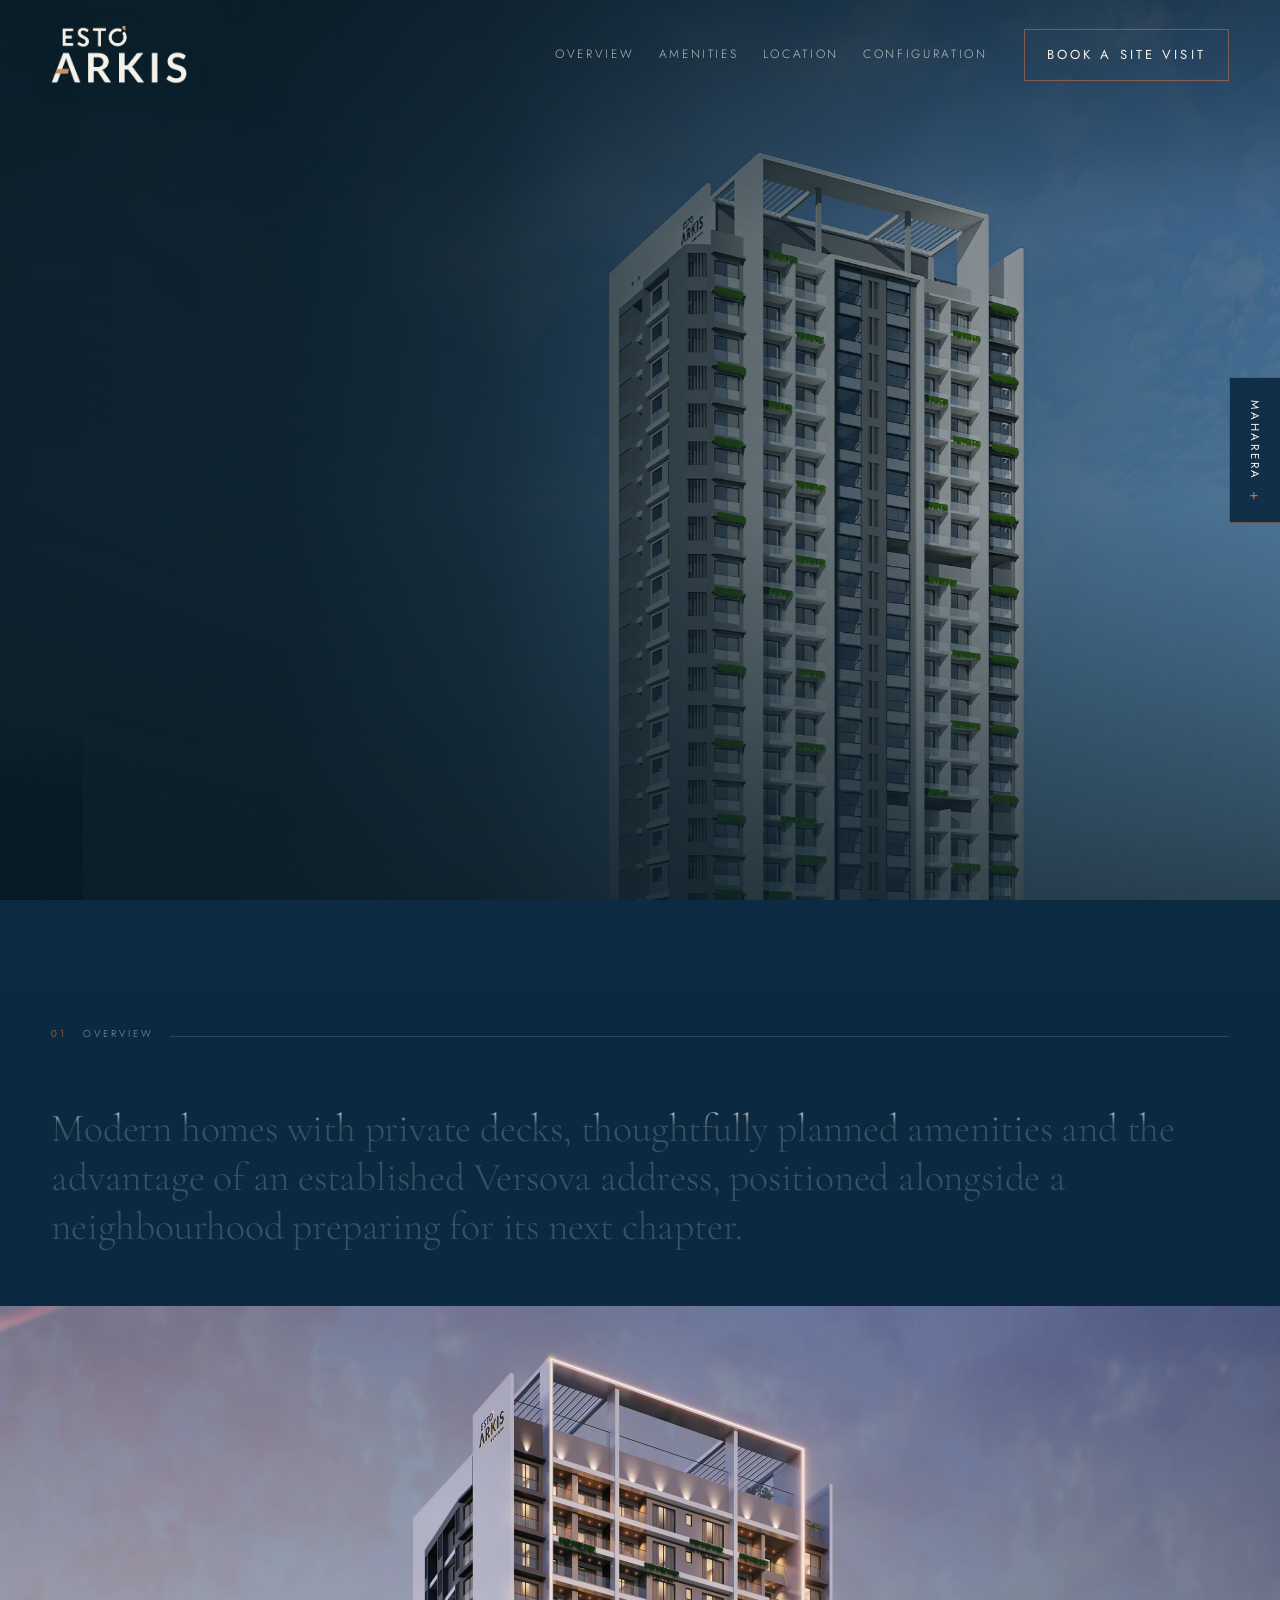
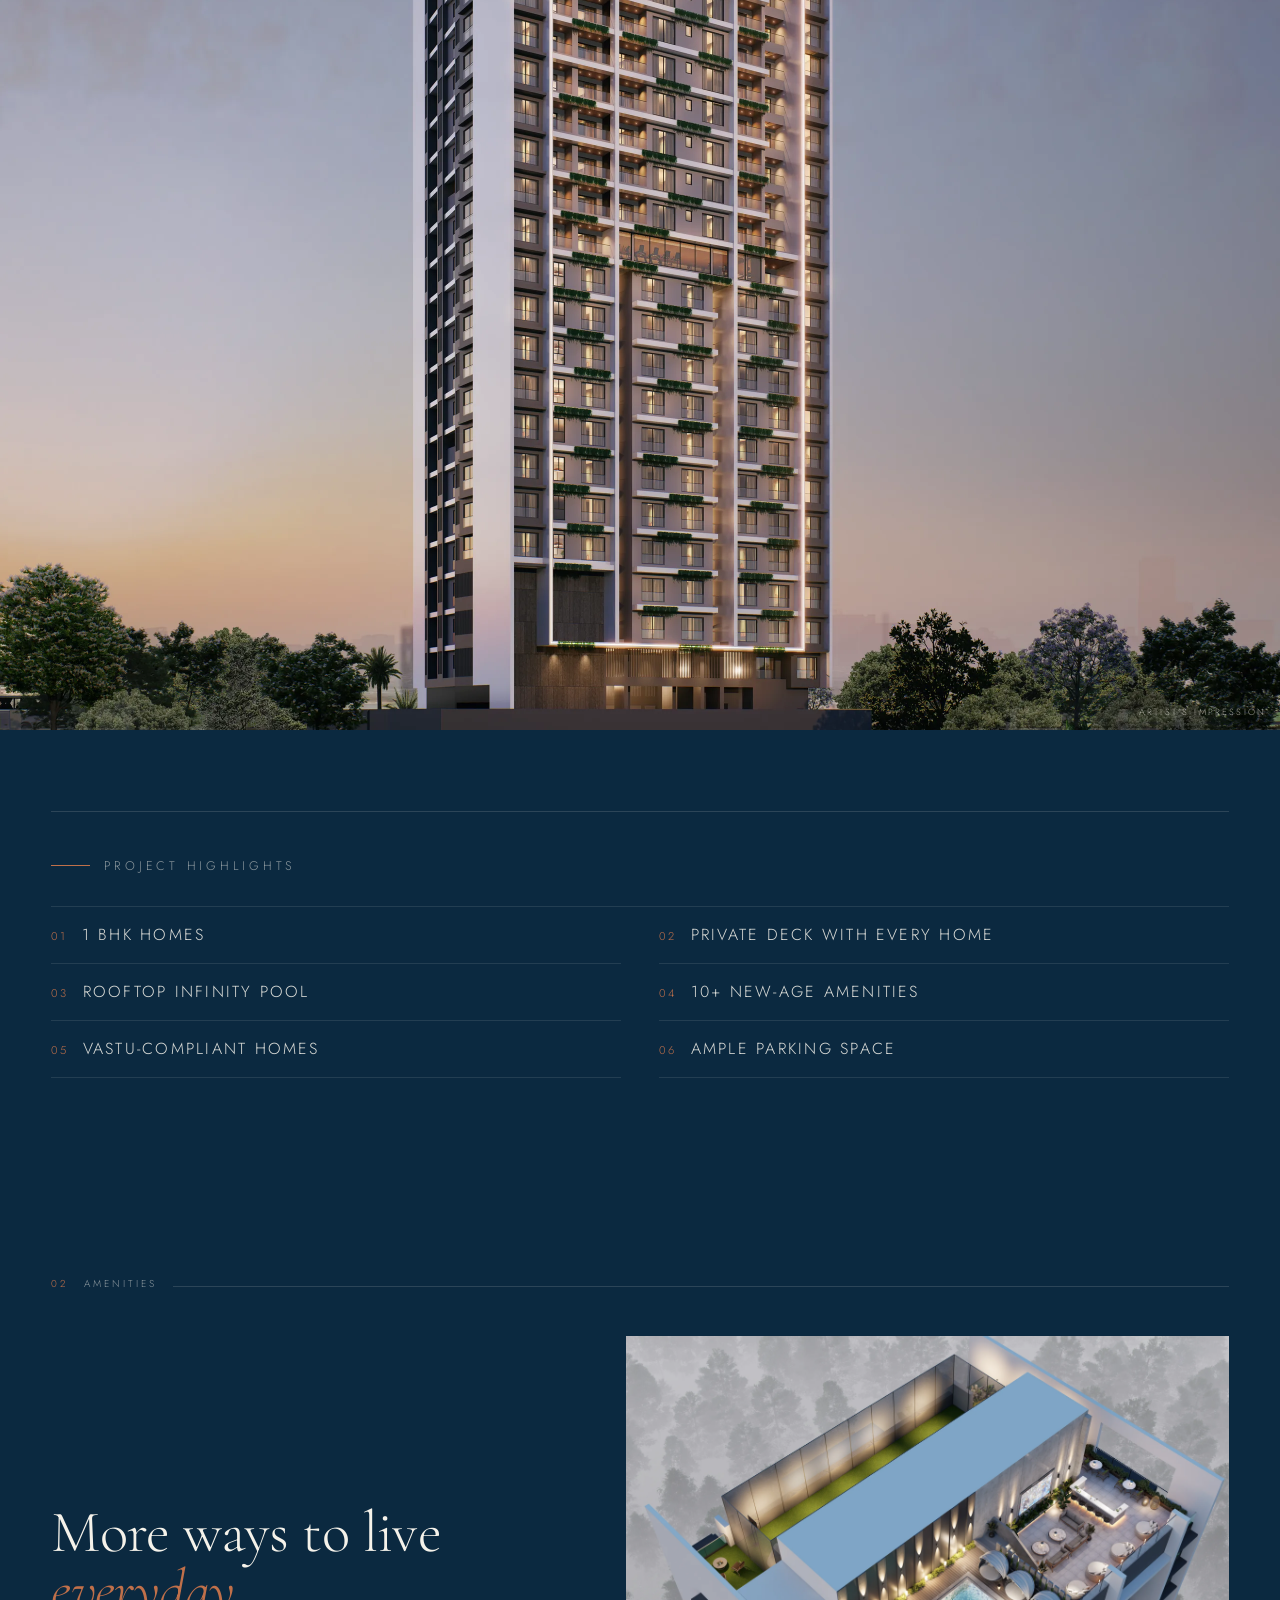
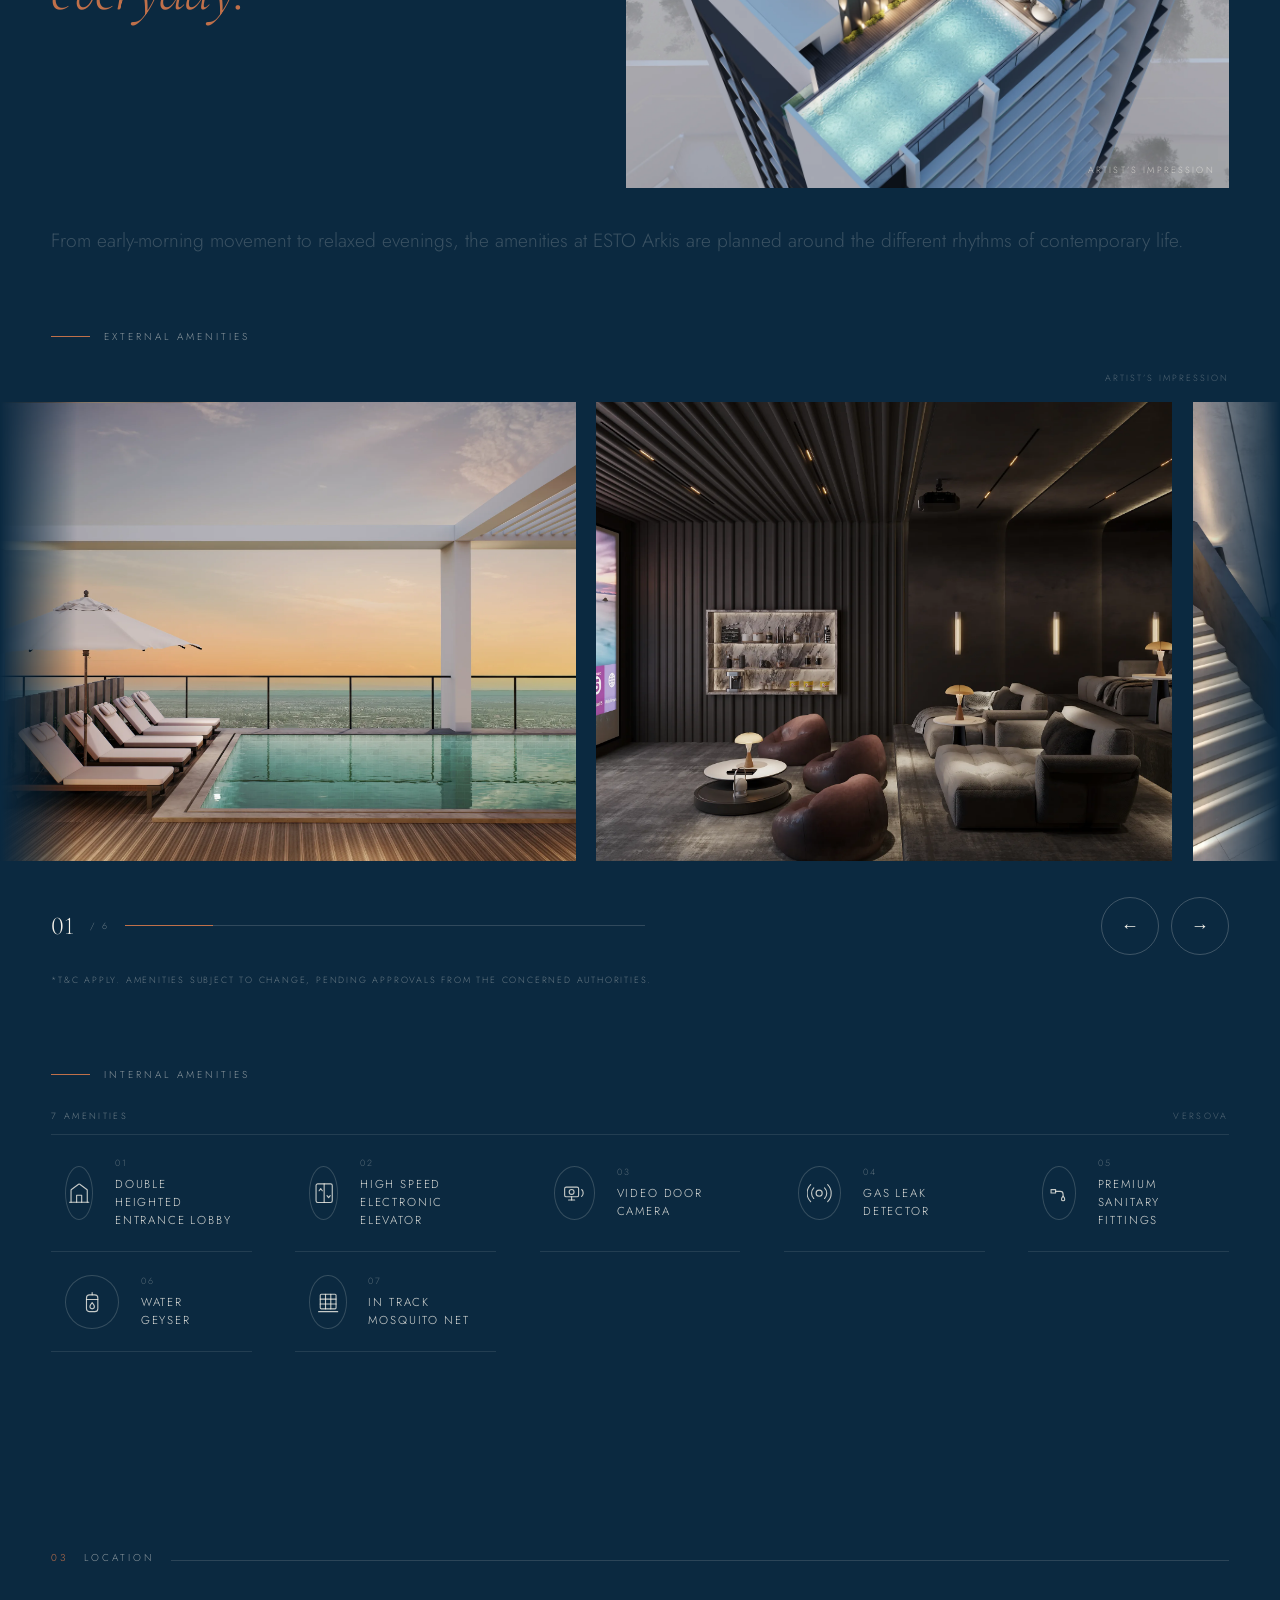
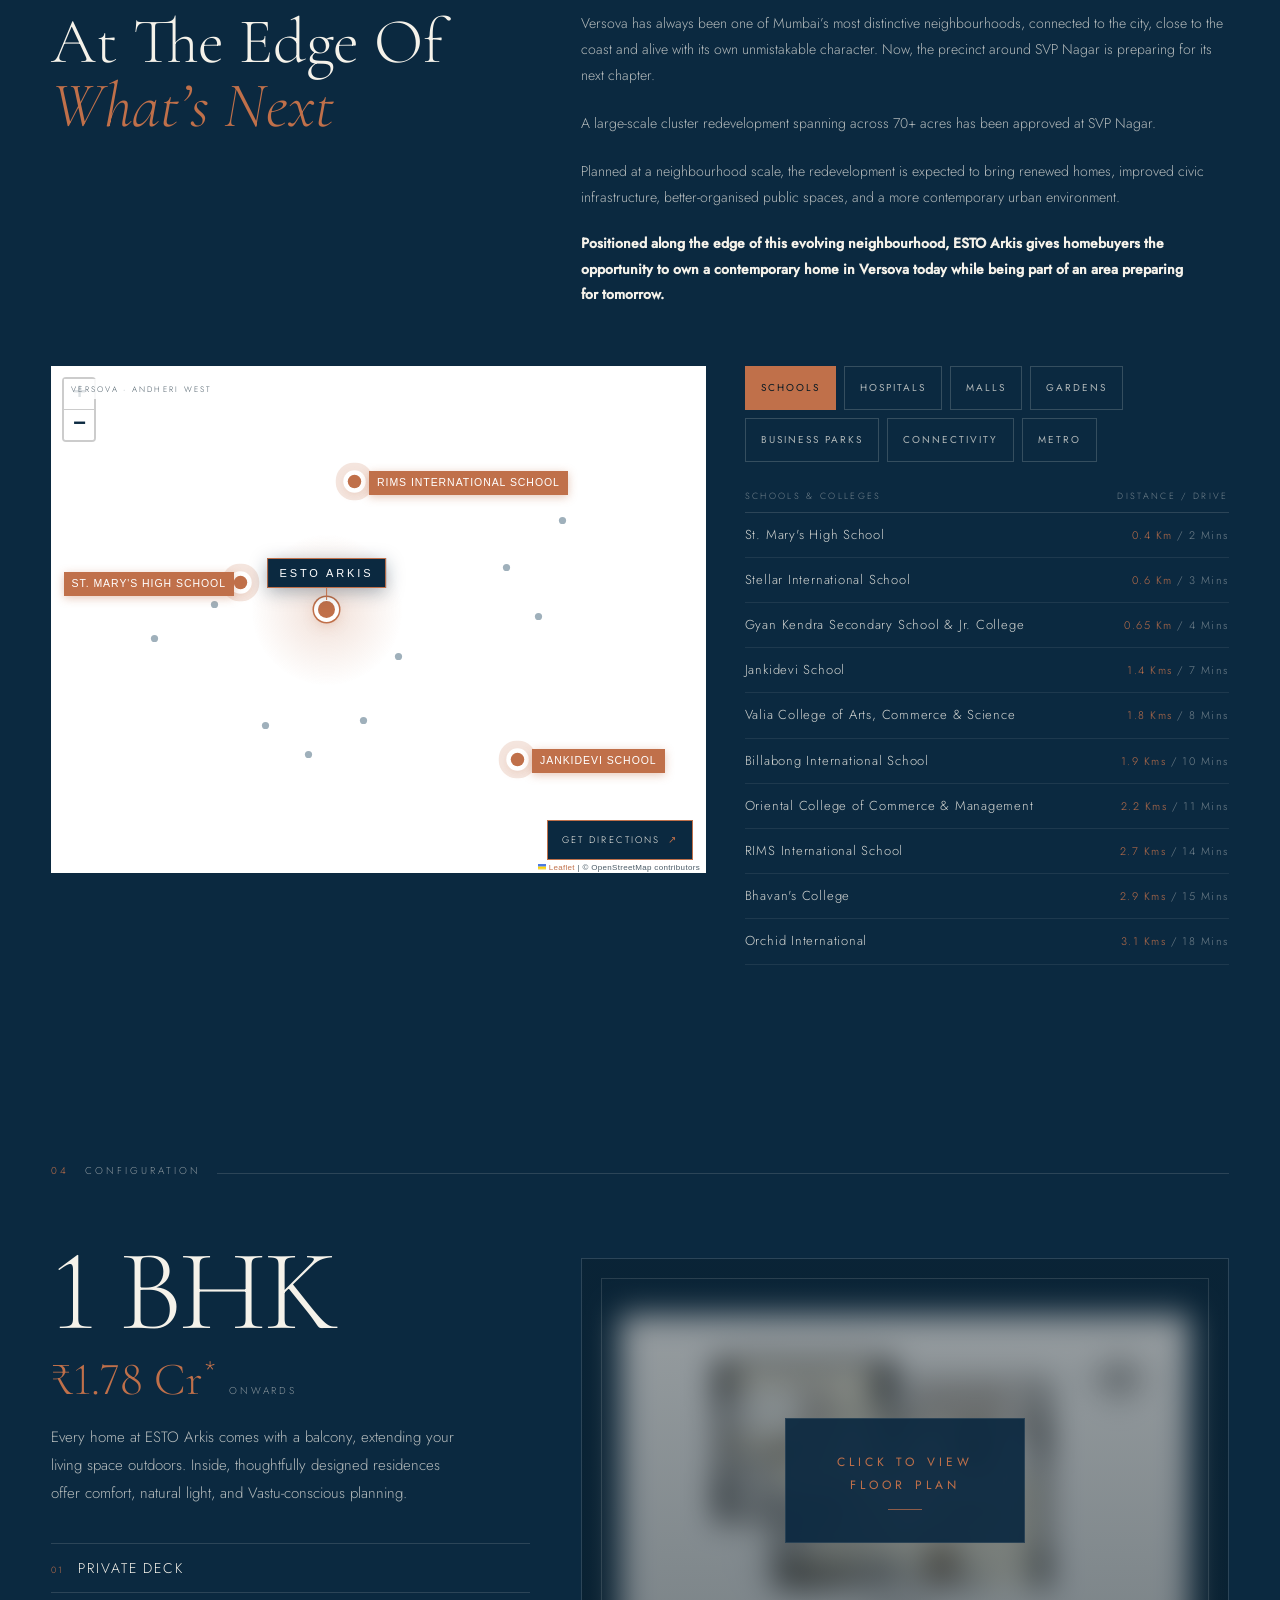
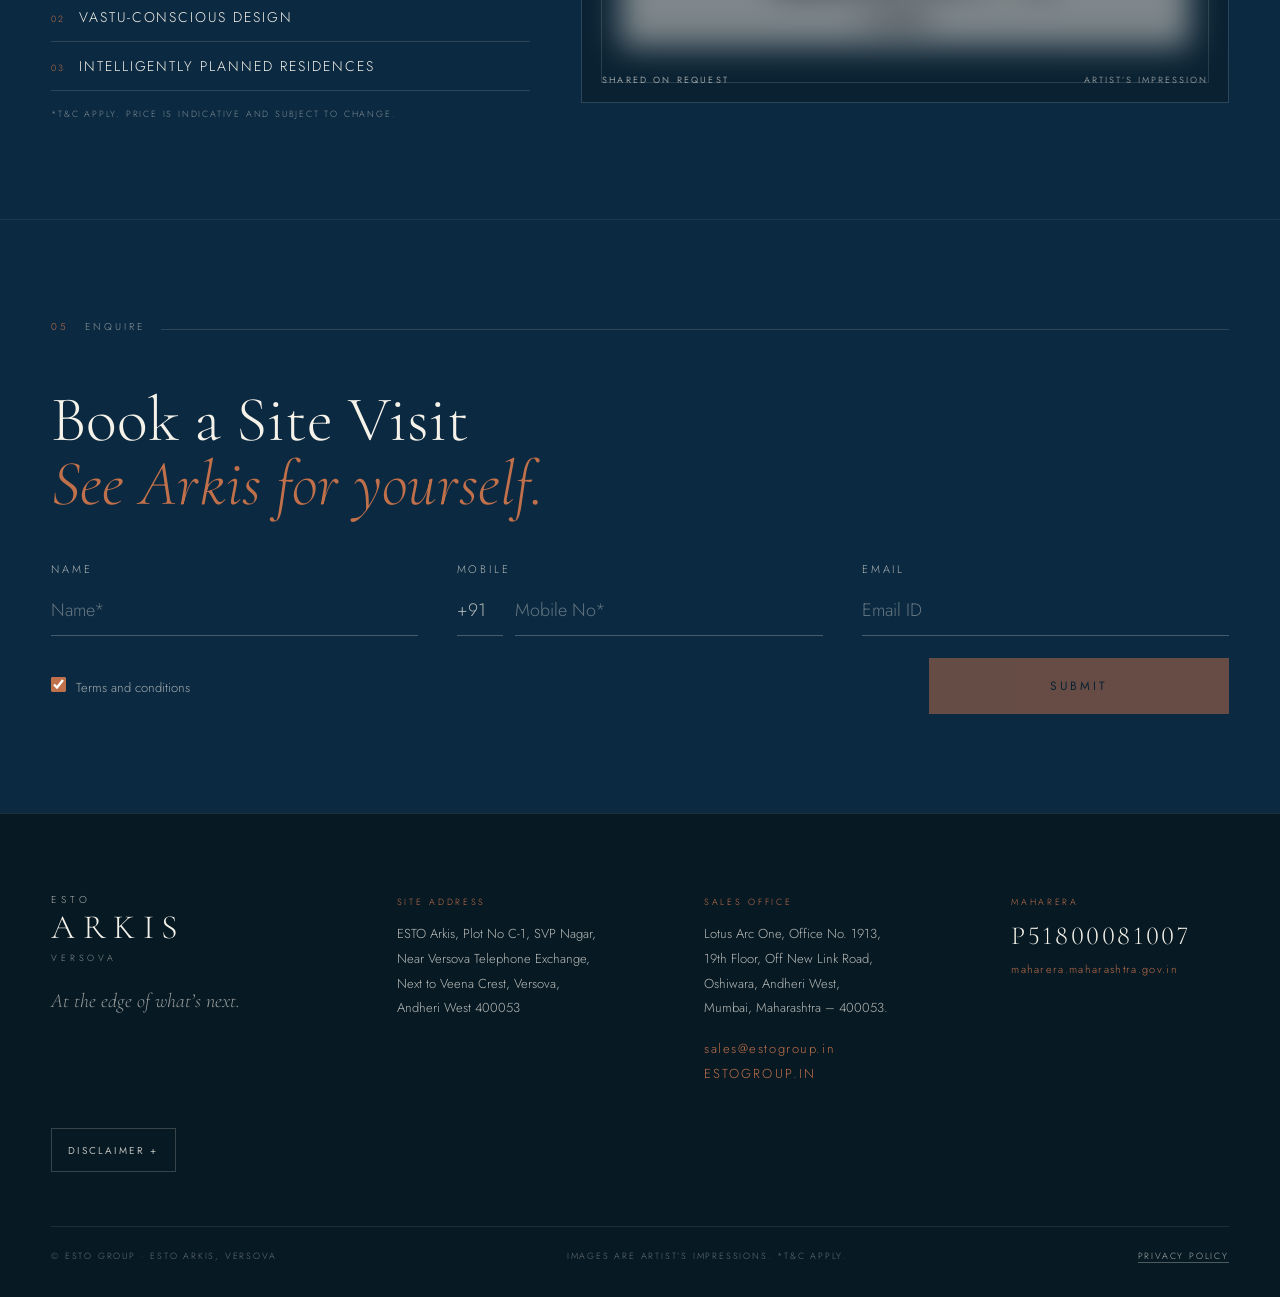
<file: index.html>
<!DOCTYPE html>
<html lang="en">

<head>
  <meta charset="utf-8">
  <title>ESTO ARKIS · Versova · 1 BHK Homes</title>
  <meta name="viewport" content="width=device-width, initial-scale=1">
  <link rel="icon" type="image/png" href="assets/images/arkis-logo.png">
  <link rel="stylesheet" href="assets/css/fonts.css">
  <link rel="stylesheet" href="assets/css/style.css">
  <script src="assets/js/main.js" defer></script>

  <script defer>
    function getAllParams() {
      var vars = {};
      const url = new URL(window.location.href);
      for (let [key, value] of url.searchParams) {
        vars[key] = value;
      }
      return vars;
    }
    var queryParams = getAllParams();
  </script>

  <!-- Start Google Tag Manager -->
  <script>(function (w, d, s, l, i) {
      w[l] = w[l] || []; w[l].push({
        'gtm.start':
          new Date().getTime(), event: 'gtm.js'
      }); var f = d.getElementsByTagName(s)[0],
        j = d.createElement(s), dl = l != 'dataLayer' ? '&l=' + l : ''; j.async = true; j.src =
          'https://www.googletagmanager.com/gtm.js?id=' + i + dl; f.parentNode.insertBefore(j, f);
    })(window, document, 'script', 'dataLayer', 'GTM-TBJQHQ56');
  </script>
  <!-- End Google Tag Manager -->
</head>

<body>
  <!-- Google Tag Manager (noscript) -->
  <noscript><iframe src="https://www.googletagmanager.com/ns.html?id=GTM-TBJQHQ56" height="0" width="0"
      style="display:none;visibility:hidden"></iframe></noscript>
  <!-- End Google Tag Manager (noscript) -->
<div data-arkis-root="true" style="position:relative;background:#071923;color:#F5F2EA;font-family:Jost,sans-serif;font-weight:300;overflow-x:clip;">

  <div data-grain="true" style="position:fixed;inset:-10%;pointer-events:none;z-index:9;opacity:.28;mix-blend-mode:overlay;background-image:url(&quot;data:image/svg+xml;utf8,&lt;svg xmlns='http://www.w3.org/2000/svg' width='140' height='140'&gt;&lt;filter id='n'&gt;&lt;feTurbulence type='fractalNoise' baseFrequency='.85' numOctaves='3'/&gt;&lt;/filter&gt;&lt;rect width='140' height='140' filter='url(%23n)' opacity='.5'/&gt;&lt;/svg&gt;&quot;);animation:arkDrift 8s steps(4) infinite alternate;"></div>

  <div data-progress-bar="true" style="position:fixed;top:0;left:0;height:2px;width:0%;background:linear-gradient(90deg,#C0704A,#D98F63);z-index:60;transition:width .12s linear;"></div>

  <header data-nav="true" style="position:fixed;top:0;left:0;right:0;z-index:50;display:flex;align-items:center;justify-content:space-between;gap:24px;padding:26px clamp(18px,4vw,56px);background:transparent;border-bottom:1px solid rgba(245,242,234,0);transition:background .6s cubic-bezier(.16,1,.3,1),padding .6s cubic-bezier(.16,1,.3,1),border-color .6s cubic-bezier(.16,1,.3,1);backdrop-filter:blur(0px);">
    <a href="#top" class="nav-link" data-nav-logo="true" aria-label="ESTO Arkis Versova — home" style="position:relative;display:block;flex:0 0 auto;padding:6px 14px 8px;margin:-6px -14px -8px;">
      
      <img data-logo-img="true" src="assets/images/arkis-logo.png" alt="ESTO ARKIS Versova" style="position:relative;display:block;width:clamp(128px,10.6vw,166px);height:auto;transform-origin:left center;transition:transform .6s cubic-bezier(.16,1,.3,1);filter:drop-shadow(0 1px 10px rgba(7,25,35,.55));">
    </a>

    <nav id="nav-menu" data-nav-links="true" aria-label="Primary" style="display:flex;align-items:center;gap:clamp(14px,1.9vw,34px);">
      <a href="#project" class="nav-link" data-navlink="project" style="display:flex;align-items:baseline;gap:8px;color:#F5F2EA;font-size:12px;letter-spacing:.22em;white-space:nowrap;text-transform:uppercase;padding:6px 0;border-bottom:1px solid rgba(192,112,74,0);transition:border-color .5s cubic-bezier(.16,1,.3,1),opacity .5s;">Overview</a>
      <a href="#club" class="nav-link" data-navlink="club" style="display:flex;align-items:baseline;gap:8px;color:#F5F2EA;font-size:12px;letter-spacing:.22em;white-space:nowrap;text-transform:uppercase;padding:6px 0;border-bottom:1px solid rgba(192,112,74,0);transition:border-color .5s cubic-bezier(.16,1,.3,1),opacity .5s;">Amenities</a>
      <a href="#location" class="nav-link" data-navlink="location" style="display:flex;align-items:baseline;gap:8px;color:#F5F2EA;font-size:12px;letter-spacing:.22em;white-space:nowrap;text-transform:uppercase;padding:6px 0;border-bottom:1px solid rgba(192,112,74,0);transition:border-color .5s cubic-bezier(.16,1,.3,1),opacity .5s;">Location</a>
      <a href="#config" class="nav-link" data-navlink="config" style="display:flex;align-items:baseline;gap:8px;color:#F5F2EA;font-size:12px;letter-spacing:.22em;white-space:nowrap;text-transform:uppercase;padding:6px 0;border-bottom:1px solid rgba(192,112,74,0);transition:border-color .5s cubic-bezier(.16,1,.3,1),opacity .5s;">Configuration</a>
      <button type="button" class="enquireModal" data-name="Book a Site Visit" data-open-drawer="visit" data-magnetic="true" data-cursor="VISIT" style="margin-left:12px;background:transparent;color:#F5F2EA;border:1px solid rgba(192,112,74,.6);width:205px;height:52px;font-size:13px;letter-spacing:.24em;text-transform:uppercase;cursor:pointer;transition:background .5s cubic-bezier(.16,1,.3,1),color .5s,border-color .5s;">Book a Site Visit</button>
    </nav>

    <button type="button" data-burger="true" aria-label="Open menu" style="display:none;width:46px;height:46px;background:transparent;border:1px solid rgba(245,242,234,.25);color:#F5F2EA;cursor:pointer;align-items:center;justify-content:center;flex-direction:column;gap:5px;">
      <span style="display:block;width:18px;height:1px;background:#F5F2EA;"></span>
      <span style="display:block;width:18px;height:1px;background:#F5F2EA;"></span>
    </button>
  </header>

  <div data-mobile-menu="true" style="position:fixed;inset:0;z-index:70;background:#0B2940;display:none;flex-direction:column;justify-content:space-between;padding:26px clamp(18px,6vw,40px) 40px;opacity:0;transition:opacity .5s cubic-bezier(.16,1,.3,1);">
    <div style="display:flex;align-items:flex-start;justify-content:space-between;">
      <img src="assets/images/arkis-logo.png" alt="ESTO ARKIS Versova" style="display:block;width:140px;height:auto;">
      <button type="button" data-close-menu="true" aria-label="Close menu" style="width:46px;height:46px;background:transparent;border:1px solid rgba(245,242,234,.25);color:#F5F2EA;font-size:18px;cursor:pointer;">×</button>
    </div>
    <nav style="display:flex;flex-direction:column;gap:6px;" aria-label="Mobile">
      <a href="#project" class="nav-link" data-menu-link="true" style="display:flex;align-items:baseline;gap:14px;color:#F5F2EA;font-family:Cormorant Garamond,serif;font-size:clamp(30px,9vw,44px);padding:10px 0;border-bottom:1px solid rgba(245,242,234,.08);">Overview</a>
      <a href="#club" class="nav-link" data-menu-link="true" style="display:flex;align-items:baseline;gap:14px;color:#F5F2EA;font-family:Cormorant Garamond,serif;font-size:clamp(30px,9vw,44px);padding:10px 0;border-bottom:1px solid rgba(245,242,234,.08);">Amenities</a>
      <a href="#location" class="nav-link" data-menu-link="true" style="display:flex;align-items:baseline;gap:14px;color:#F5F2EA;font-family:Cormorant Garamond,serif;font-size:clamp(30px,9vw,44px);padding:10px 0;border-bottom:1px solid rgba(245,242,234,.08);">Location</a>
      <a href="#config" class="nav-link" data-menu-link="true" style="display:flex;align-items:baseline;gap:14px;color:#F5F2EA;font-family:Cormorant Garamond,serif;font-size:clamp(30px,9vw,44px);padding:10px 0;border-bottom:1px solid rgba(245,242,234,.08);">Configuration</a>
    </nav>
    <div style="display:flex;flex-direction:column;gap:12px;">
      <button type="button" class="enquireModal" data-name="Book a Site Visit" data-open-drawer="visit" style="background:#C0704A;color:#071923;border:0;padding:18px;font-size:11px;letter-spacing:.28em;text-transform:uppercase;cursor:pointer;min-height:48px;">Book a Site Visit</button>
      <button type="button" class="enquireModal" data-name="Enquire Now" data-open-drawer="enquire" style="background:transparent;color:#F5F2EA;border:1px solid rgba(245,242,234,.3);padding:18px;font-size:11px;letter-spacing:.28em;text-transform:uppercase;cursor:pointer;min-height:48px;">Enquire Now</button>
      <div style="font-size:10px;letter-spacing:.14em;opacity:.5;margin-top:6px;">1 BHK · ₹1.78 Cr* ONWARDS</div>
    </div>
  </div>


  <div data-side1="true" style="position:fixed;right:0;top:50%;z-index:45;transform:translateY(-50%);display:flex;flex-direction:column;align-items:flex-end;gap:12px;">
    <button type="button" data-rera-toggle="true" aria-expanded="false" aria-label="MahaRERA details" style="display:flex;align-items:center;gap:10px;background:rgba(11,41,64,.9);color:#F5F2EA;border:1px solid rgba(192,112,74,.55);border-right:0;padding:22px 14px;writing-mode:vertical-rl;letter-spacing:.24em;font-size:11.5px;text-transform:uppercase;min-width:48px;cursor:pointer;backdrop-filter:blur(10px);transition:background .5s cubic-bezier(.16,1,.3,1),color .5s;">MahaRERA <span data-rera-plus="true" style="color:#C0704A;font-size:15px;letter-spacing:0;">+</span></button>
  </div>

  <div data-rera-panel="true" role="dialog" aria-modal="false" aria-label="MahaRERA information" style="position:fixed;right:0;top:50%;z-index:46;transform:translate(102%,-50%);opacity:0;transition:transform .7s cubic-bezier(.16,1,.3,1),opacity .5s cubic-bezier(.16,1,.3,1);width:min(360px,calc(100vw - 32px));background:#0B2940;border:1px solid rgba(192,112,74,.45);border-right:0;padding:26px 24px;pointer-events:none;">
    <div style="display:flex;align-items:flex-start;justify-content:space-between;gap:16px;">
      <div style="font-size:9px;letter-spacing:.3em;text-transform:uppercase;color:#C0704A;">MahaRERA</div>
      <button type="button" data-rera-close="true" aria-label="Close MahaRERA information" style="width:32px;height:32px;background:transparent;border:1px solid rgba(245,242,234,.22);color:#F5F2EA;font-size:15px;line-height:1;cursor:pointer;flex:0 0 auto;">×</button>
    </div>
    <div style="margin-top:14px;font-family:Cormorant Garamond,serif;font-size:30px;letter-spacing:.09em;color:#F5F2EA;">P51800081007</div>
    <div style="margin-top:6px;font-size:9px;letter-spacing:.24em;text-transform:uppercase;color:rgba(245,242,234,.5);">Registration Number</div>
    <div style="margin-top:20px;padding-top:16px;border-top:1px solid rgba(245,242,234,.14);display:flex;flex-direction:column;gap:12px;">
      <a href="https://maharera.maharashtra.gov.in/" target="_blank" rel="noopener noreferrer" style="font-size:12px;letter-spacing:.12em;">maharera.maharashtra.gov.in</a>
      <p style="margin:0;font-size:11px;line-height:1.8;color:rgba(245,242,234,.6);">ESTO Arkis, Plot No C-1, SVP Nagar, Near Versova Telephone Exchange, Next to Veena Crest, Versova, Andheri West 400053.</p>
      <p style="margin:0;font-size:10px;line-height:1.75;color:rgba(245,242,234,.45);">Project registered with MahaRERA. Images are artist’s impressions. Amenities are subject to change, pending approvals from the concerned authorities. *T&amp;C apply.</p>
    </div>
  </div>

  <div data-fab-mobile="true" style="position:fixed;left:0;right:0;bottom:0;z-index:45;display:none;padding:10px 12px calc(10px + env(safe-area-inset-bottom));background:rgba(7,25,35,.92);backdrop-filter:blur(10px);border-top:1px solid rgba(192,112,74,.3);">
    <button type="button" data-rera-toggle="true" aria-expanded="false" style="display:flex;align-items:center;justify-content:center;gap:8px;width:100%;background:transparent;border:0;padding:0 0 10px;font-size:9px;letter-spacing:.22em;text-transform:uppercase;color:rgba(245,242,234,.55);cursor:pointer;min-height:32px;">
      <span>MahaRERA</span><span style="color:#C0704A;letter-spacing:.16em;">P51800081007</span><span data-rera-plus="true" style="color:#C0704A;font-size:12px;">+</span>
    </button>
    <div style="display:flex;gap:10px;">
      <button type="button" class="enquireModal" data-name="Book a Site Visit" data-open-drawer="visit" style="flex:2;background:#C0704A;color:#071923;border:0;padding:15px;font-size:11px;letter-spacing:.2em;text-transform:uppercase;min-height:48px;cursor:pointer;">Book a Site Visit</button>
      <button type="button" class="enquireModal" data-name="Enquire Now" data-open-drawer="enquire" style="flex:1;background:transparent;color:#F5F2EA;border:1px solid rgba(245,242,234,.28);padding:15px;font-size:11px;letter-spacing:.2em;text-transform:uppercase;min-height:48px;cursor:pointer;">Enquire</button>
    </div>
  </div>

  <div data-cursor-dot="true" style="position:fixed;top:0;left:0;z-index:80;pointer-events:none;width:10px;height:10px;border-radius:50%;border:1px solid rgba(192,112,74,.9);display:flex;align-items:center;justify-content:center;transform:translate(-50%,-50%);transition:width .5s cubic-bezier(.16,1,.3,1),height .5s cubic-bezier(.16,1,.3,1),background .5s;mix-blend-mode:difference;">
    <span data-cursor-label="true" style="font-size:9px;letter-spacing:.2em;color:#071923;opacity:0;transition:opacity .3s;white-space:nowrap;"></span>
  </div>

  <div data-loader="true" style="position:fixed;inset:0;z-index:90;background:#0B2940;display:flex;align-items:center;justify-content:center;transition:opacity 1s cubic-bezier(.16,1,.3,1),visibility 1s;">
    <div style="display:flex;flex-direction:column;align-items:center;gap:18px;">
      <div data-loader-line="true" style="width:0px;height:1px;background:#C0704A;transition:width 1.1s cubic-bezier(.16,1,.3,1);"></div>
      <img data-loader-mark="true" src="assets/images/arkis-logo.png" alt="ESTO ARKIS" style="opacity:0;transform:translateY(8px);transition:opacity .9s cubic-bezier(.16,1,.3,1),transform .9s cubic-bezier(.16,1,.3,1);display:block;width:min(48vw,300px);height:auto;">
    </div>
  </div>

  <section id="top" data-hero="true" data-screen-label="Hero" style="position:relative;height:100svh;min-height:600px;display:flex;overflow:hidden;background:#0B2940;">
    <div data-hero-imgwrap="true" style="position:absolute;inset:0;clip-path:inset(0 0 100% 0);background:linear-gradient(180deg,rgb(71,116,170) 0%,rgb(77,126,182) 10%,rgb(97,140,190) 20%,rgb(113,154,198) 30%,rgb(102,150,198) 40%,rgb(102,154,202) 50%,rgb(113,164,209) 60%,rgb(125,176,219) 70%,rgb(145,191,228) 80%,rgb(11,19,4) 90%,rgb(17,22,7) 100%);transition:clip-path 1.6s cubic-bezier(.16,1,.3,1);">
      <img data-hero-img="true" src="assets/images/hero-front-elevation.jpg" alt="ESTO Arkis front elevation, Versova" style="position:absolute;inset:0;width:100%;height:100%;object-fit:cover;object-position:100% 44%;transform:scale(1.45) translateX(20%);transition:transform 2s cubic-bezier(.16,1,.3,1);will-change:transform;">
    </div>
    <div style="position:absolute;inset:0;background:rgba(7,25,35,.3);"></div>
    <div style="position:absolute;inset:0;background:linear-gradient(180deg,rgba(7,25,35,.55) 0%,rgba(7,25,35,.06) 26%,rgba(7,25,35,.06) 56%,rgba(7,25,35,.68) 100%);"></div>
    <div data-hero-scrim="true" style="position:absolute;inset:0;background:linear-gradient(90deg,rgba(7,25,35,.92) 0%,rgba(7,25,35,.9) 22%,rgba(7,25,35,.78) 38%,rgba(7,25,35,.46) 56%,rgba(7,25,35,.16) 76%,rgba(7,25,35,0) 100%);"></div>

    <div data-hero-layer="true" style="position:relative;flex:1;display:flex;align-items:flex-start;justify-content:flex-start;overflow:hidden;min-height:0;padding:clamp(104px,13vh,150px) clamp(20px,4.5vw,80px) clamp(96px,12vh,130px);">
      <div data-hero-textcol="true" style="display:flex;flex-direction:column;align-items:center;text-align:center;gap:clamp(24px,3.2vh,36px);width:min(44vw,560px);max-width:100%;">

        <div data-chatur-lock="true" style="display:flex;flex-direction:column;align-items:flex-start;text-align:left;container-type:inline-size;gap:clamp(1px,.25vh,4px);width:100%;">
          <span data-hero-el="2" style="opacity:0;transform:translateY(14px);transition:opacity .9s cubic-bezier(.16,1,.3,1),transform .9s cubic-bezier(.16,1,.3,1);font-size:max(11px,3.72cqw);font-weight:600;letter-spacing:.28em;text-transform:uppercase;color:rgba(245,242,234,.85);margin-left:1.06%;margin-bottom:-4.6%;line-height:1;">BE A</span>
          <img data-hero-el="3" data-hero-chatur="true" src="assets/images/hero-chatur.png" alt="CHATUR" style="opacity:0;transform:translateY(24px) scale(.98);filter:blur(8px);transition:opacity 1.2s cubic-bezier(.16,1,.3,1),transform 1.4s cubic-bezier(.16,1,.3,1),filter 1.2s cubic-bezier(.16,1,.3,1);display:block;width:100%;height:auto;will-change:transform;">
          <span data-hero-el="4" style="opacity:0;transform:translateY(22px);transition:opacity 1s cubic-bezier(.16,1,.3,1),transform 1.1s cubic-bezier(.16,1,.3,1);font-size:max(11px,3.72cqw);font-weight:600;display:flex;justify-content:space-between;width:51.5%;text-transform:uppercase;color:#F5F2EA;margin-left:2.1%;line-height:1;" aria-label="HOME BUYER"><span style="display:block;">H</span><span style="display:block;">O</span><span style="display:block;">M</span><span style="display:block;">E</span><span style="display:block;width:.5em;"></span><span style="display:block;">B</span><span style="display:block;">U</span><span style="display:block;">Y</span><span style="display:block;">E</span><span style="display:block;">R</span></span>
        </div>

        <span data-hero-sep="1" style="display:block;width:64px;height:1px;background:#C0704A;opacity:0;transform:scaleX(0);transform-origin:center;transition:opacity .8s cubic-bezier(.16,1,.3,1),transform 1s cubic-bezier(.16,1,.3,1);"></span>

        <div data-hero-el="5" style="opacity:0;transform:translateY(16px);transition:opacity 1s cubic-bezier(.16,1,.3,1),transform 1s cubic-bezier(.16,1,.3,1);display:flex;flex-direction:column;align-items:center;gap:clamp(15px,2vh,20px);width:100%;">
          <span style="font-size:clamp(11px,.95vw,13px);letter-spacing:.3em;text-transform:uppercase;color:rgba(245,242,234,.86);">Choose the 50:50 Advantage</span>
          <div data-offer-box="true" style="display:grid;grid-template-columns:1fr 1px 1fr;align-items:center;width:min(100%,420px);border:1px solid rgba(192,112,74,.55);background:rgba(7,25,35,.4);">
            <div class="ark-before-1" style="position:relative;overflow:hidden;display:flex;flex-direction:column;align-items:center;gap:7px;padding:clamp(15px,2.2vh,22px) 10px;">
              <span style="font-family:Cormorant Garamond,serif;font-size:clamp(38px,3.4vw,50px);line-height:.86;color:#F5F2EA;white-space:nowrap;">50<span style="font-size:.52em;vertical-align:super;letter-spacing:.01em;color:#C0704A;">%</span></span>
              <span style="font-size:clamp(9px,.75vw,10px);letter-spacing:.24em;text-transform:uppercase;color:rgba(245,242,234,.72);white-space:nowrap;">As per CLP</span>
            </div>
            <span style="display:block;width:1px;height:62%;background:rgba(192,112,74,.45);"></span>
            <div class="ark-before-2" style="position:relative;overflow:hidden;display:flex;flex-direction:column;align-items:center;gap:7px;padding:clamp(15px,2.2vh,22px) 10px;">
              <span style="font-family:Cormorant Garamond,serif;font-size:clamp(38px,3.4vw,50px);line-height:.86;color:#F5F2EA;white-space:nowrap;">50<span style="font-size:.52em;vertical-align:super;letter-spacing:.01em;color:#C0704A;">%</span></span>
              <span style="font-size:clamp(9px,.75vw,10px);letter-spacing:.24em;text-transform:uppercase;color:rgba(245,242,234,.72);white-space:nowrap;">On OC</span>
            </div>
          </div>
        </div>

        <div data-hero-el="7" data-hero-offer="true" style="opacity:0;transform:translateY(18px);transition:opacity 1s cubic-bezier(.16,1,.3,1),transform 1s cubic-bezier(.16,1,.3,1);display:flex;flex-direction:column;align-items:center;gap:clamp(14px,1.8vh,20px);width:100%;">
          <div style="display:flex;align-items:center;justify-content:center;gap:14px;width:100%;">
            <span style="display:block;flex:1;max-width:52px;height:1px;background:rgba(245,242,234,.22);"></span>
            <span style="font-size:clamp(13px,1.15vw,16px);letter-spacing:.2em;text-transform:uppercase;color:#F5F2EA;white-space:nowrap;">1 BHK <span style="font-family:Cormorant Garamond,serif;font-size:1.62em;letter-spacing:.02em;">₹1.78 Cr<span style="font-family:Jost,sans-serif;font-size:.72em;font-weight:600;vertical-align:super;color:#C0704A;">*</span></span> Onwards</span>
            <span style="display:block;flex:1;max-width:52px;height:1px;background:rgba(245,242,234,.22);"></span>
          </div>
          <button type="button" class="ark-hover-1 enquireModal" data-name="Enquire Now" data-open-drawer="enquire" style="background:#C0704A;color:#071923;border:0;padding:15px 44px;font-family:Jost,sans-serif;font-size:11px;letter-spacing:.24em;text-transform:uppercase;min-height:48px;cursor:pointer;transition:background .4s cubic-bezier(.16,1,.3,1);">Enquire Now</button>
          <span style="font-size:clamp(13.7px,1.09vw,15.2px);font-weight:600;letter-spacing:.22em;text-transform:uppercase;color:rgba(245,242,234,.62);">Save up to ₹16 Lac onward &nbsp;·&nbsp; *T&amp;C apply</span>
        </div>
      </div>
    </div>

    <div data-hero-el="6" style="position:absolute;left:0;right:0;bottom:clamp(24px,4vh,44px);opacity:0;transition:opacity 1.2s cubic-bezier(.16,1,.3,1);display:flex;align-items:center;justify-content:center;gap:18px;pointer-events:none;">
      <span style="display:block;width:clamp(28px,6vw,88px);height:1px;background:rgba(245,242,234,.2);"></span>
      <span style="font-size:clamp(9px,.8vw,11px);letter-spacing:.42em;text-transform:uppercase;color:rgba(245,242,234,.64);">At the edge of what’s next</span>
      <span style="display:block;width:clamp(28px,6vw,88px);height:1px;background:rgba(245,242,234,.2);"></span>
    </div>
  </section>

  <section data-banner-form="true" data-screen-label="Banner Form" style="position:relative;background:#071923;border-bottom:1px solid rgba(192,112,74,.3);padding:clamp(30px,5vh,48px) clamp(18px,4vw,56px);">
    <div style="max-width:1500px;margin:0 auto;">
      <div style="display:flex;align-items:center;gap:14px;">
        <span style="display:block;width:clamp(24px,3vw,44px);height:1px;background:#C0704A;"></span>
        <span class="banner-form-title" style="font-size:10px;letter-spacing:.3em;text-transform:uppercase;color:#C0704A;">Book a Site Visit</span>
      </div>
      <div id="banner_form" class="lead-form" style="margin-top:22px;">
        <div class="banner-fields">
          <div class="form-group">
            <label class="lead-label" for="banner_name">Name</label>
            <input type="text" name="name" class="form-control" placeholder="Name*" id="banner_name"
              autocomplete="off" oninput="bannerInput()" />
            <span id="bannererror_name" class="error-modal">Please Enter Your Name</span>
          </div>
          <div class="form-group">
            <label class="lead-label" for="banner_phone">Mobile</label>
            <div class="lead-phone">
              <input type="text" class="form-control" placeholder="+91" disabled>
              <input type="text" class="form-control" name="mobile" placeholder="Mobile No*" id="banner_phone"
                autocomplete="off" maxlength="10" minlength="10" oninput="bannerInput()"
                onkeyup="this.value = this.value.replace(/[^0-9]/g, ''); if(this.value.length > 0 && !/^[6-9]/.test(this.value)){ this.value = ''; }" />
            </div>
            <span id="bannererror_mobile" class="error-modal">Please Enter Number</span>
            <span id="recorderror_banner" class="error-modal"></span>
          </div>
          <div class="form-group">
            <label class="lead-label" for="banner_email">Email</label>
            <input type="text" class="form-control" name="email" placeholder="Email ID" id="banner_email"
              autocomplete="off" />
            <span id="bannererror_email" class="error-modal">Please Enter Valid Email Address</span>
          </div>
        </div>
        <div class="banner-actions">
          <div class="lead-terms">
            <input type="checkbox" id="banner_checkbox" value="value" checked="" onclick="bannerInput()">
            <div class="terms-and-condition-block">
              <label for="banner_checkbox" class="condition-label">Terms and conditions</label>
              <label class="check-box" for="banner_checkbox" style="display: none;">By clicking on submit you
                authorize us to get in touch with you over a call, SMS, E-mail, Whatsapp or any other
                communication channel.</label>
            </div>
          </div>
          <div class="lead-buttons">
            <button id="contactus_banner" class="lead-submit" disabled>Submit</button>
            <button class="lead-submit bannerbuttonload d-none">Sending...</button>
          </div>
        </div>
      </div>
    </div>
  </section>

  <section id="project" data-section="project" data-screen-label="Overview" style="position:relative;background:#0B2940;padding:clamp(90px,14vh,170px) clamp(18px,4vw,56px) clamp(60px,9vh,120px);">
    <div style="display:flex;align-items:baseline;gap:16px;margin-bottom:clamp(40px,7vh,90px);">
      <span style="font-size:10px;letter-spacing:.3em;color:#C0704A;">01</span>
      <span style="font-size:10px;letter-spacing:.3em;text-transform:uppercase;color:rgba(245,242,234,.55);">Overview</span>
      <span data-rule="true" style="flex:1;height:1px;background:rgba(245,242,234,.14);transform-origin:left;transform:scaleX(0);transition:transform 1.4s cubic-bezier(.16,1,.3,1);"></span>
    </div>

    <div style="max-width:1500px;margin:0 auto;">
      <div data-reveal="true" data-delay="120" style="opacity:0;transform:translateY(26px);transition:opacity 1.1s cubic-bezier(.16,1,.3,1),transform 1.1s cubic-bezier(.16,1,.3,1);">
        <p data-r-proj-lede="true" data-ink="true" style="margin:0;max-width:none;font-family:Cormorant Garamond,serif;font-weight:300;font-size:clamp(26px,3.1vw,54px);line-height:1.24;letter-spacing:-.005em;color:#F5F2EA;text-wrap:pretty;background-image:linear-gradient(180deg,#F5F2EA 0%,#F5F2EA 0%,rgba(245,242,234,.2) 16%,rgba(245,242,234,.2) 100%);-webkit-background-clip:text;background-clip:text;-webkit-text-fill-color:transparent;">Modern homes with private decks, thoughtfully planned amenities and the advantage of an established Versova address, positioned alongside a neighbourhood preparing for its next chapter.</p>
      </div>

      <figure data-reveal="true" data-delay="200" data-r-proj-fig="true" style="opacity:0;transform:translateY(26px);transition:opacity 1.1s cubic-bezier(.16,1,.3,1),transform 1.1s cubic-bezier(.16,1,.3,1);width:100vw;max-width:100vw;margin:clamp(36px,6vh,72px) 0 0 calc(50% - 50vw);position:relative;overflow:hidden;background:#071923;aspect-ratio:5 / 4;">
        <img src="assets/images/tower-dusk.webp" alt="ESTO Arkis tower at dusk" loading="lazy" style="width:100%;height:100%;object-fit:cover;object-position:center bottom;display:block;">
        <figcaption style="position:absolute;right:14px;bottom:12px;font-size:9px;letter-spacing:.24em;text-transform:uppercase;color:rgba(245,242,234,.62);">Artist’s Impression</figcaption>
      </figure>

      <div data-r-highlights="true" data-reveal="true" style="opacity:0;transform:translateY(26px);transition:opacity 1.1s cubic-bezier(.16,1,.3,1),transform 1.1s cubic-bezier(.16,1,.3,1);margin-top:clamp(54px,9vh,110px);border-top:1px solid rgba(245,242,234,.14);padding-top:clamp(30px,5vh,56px);display:grid;grid-template-columns:1fr;gap:clamp(24px,3.5vh,40px);align-items:start;">
        <div style="display:flex;align-items:center;gap:14px;">
          <span style="display:block;width:clamp(24px,3vw,44px);height:1px;background:#C0704A;"></span>
          <span style="font-size:12.5px;letter-spacing:.3em;text-transform:uppercase;color:rgba(245,242,234,.55);white-space:nowrap;">Project Highlights</span>
        </div>
        <div data-highlight-list="true" style="display:grid;grid-template-columns:1fr 1fr;gap:0 clamp(20px,3vw,54px);border-top:1px solid rgba(245,242,234,.1);">
          <div style="display:flex;align-items:baseline;gap:14px;padding:16px 0;border-bottom:1px solid rgba(245,242,234,.1);"><span style="font-size:11.25px;letter-spacing:.2em;color:#C0704A;flex:0 0 auto;">01</span><span style="font-size:clamp(15px,1.25vw,17.5px);letter-spacing:.14em;text-transform:uppercase;color:rgba(245,242,234,.88);line-height:1.5;text-wrap:pretty;">1 BHK Homes</span></div>
          <div style="display:flex;align-items:baseline;gap:14px;padding:16px 0;border-bottom:1px solid rgba(245,242,234,.1);"><span style="font-size:11.25px;letter-spacing:.2em;color:#C0704A;flex:0 0 auto;">02</span><span style="font-size:clamp(15px,1.25vw,17.5px);letter-spacing:.14em;text-transform:uppercase;color:rgba(245,242,234,.88);line-height:1.5;text-wrap:pretty;">Private Deck with Every Home</span></div>
          <div style="display:flex;align-items:baseline;gap:14px;padding:16px 0;border-bottom:1px solid rgba(245,242,234,.1);"><span style="font-size:11.25px;letter-spacing:.2em;color:#C0704A;flex:0 0 auto;">03</span><span style="font-size:clamp(15px,1.25vw,17.5px);letter-spacing:.14em;text-transform:uppercase;color:rgba(245,242,234,.88);line-height:1.5;text-wrap:pretty;">Rooftop Infinity Pool</span></div>
          <div style="display:flex;align-items:baseline;gap:14px;padding:16px 0;border-bottom:1px solid rgba(245,242,234,.1);"><span style="font-size:11.25px;letter-spacing:.2em;color:#C0704A;flex:0 0 auto;">04</span><span style="font-size:clamp(15px,1.25vw,17.5px);letter-spacing:.14em;text-transform:uppercase;color:rgba(245,242,234,.88);line-height:1.5;text-wrap:pretty;">10+ New-Age Amenities</span></div>
          <div style="display:flex;align-items:baseline;gap:14px;padding:16px 0;border-bottom:1px solid rgba(245,242,234,.1);"><span style="font-size:11.25px;letter-spacing:.2em;color:#C0704A;flex:0 0 auto;">05</span><span style="font-size:clamp(15px,1.25vw,17.5px);letter-spacing:.14em;text-transform:uppercase;color:rgba(245,242,234,.88);line-height:1.5;text-wrap:pretty;">Vastu-Compliant Homes</span></div>
          <div style="display:flex;align-items:baseline;gap:14px;padding:16px 0;border-bottom:1px solid rgba(245,242,234,.1);"><span style="font-size:11.25px;letter-spacing:.2em;color:#C0704A;flex:0 0 auto;">06</span><span style="font-size:clamp(15px,1.25vw,17.5px);letter-spacing:.14em;text-transform:uppercase;color:rgba(245,242,234,.88);line-height:1.5;text-wrap:pretty;">Ample Parking Space</span></div>
        </div>
      </div>
    </div>
  </section>

  <section id="club" data-section="club" data-screen-label="Amenities" style="position:relative;background:#0B2940;padding:clamp(80px,13vh,170px) clamp(18px,4vw,56px) clamp(70px,11vh,140px);">
    <div style="max-width:1500px;margin:0 auto;">
      <div style="display:flex;align-items:baseline;gap:16px;">
        <span style="font-size:10px;letter-spacing:.3em;color:#C0704A;">02</span>
        <span style="font-size:10px;letter-spacing:.3em;text-transform:uppercase;color:rgba(245,242,234,.55);">Amenities</span>
        <span data-rule="true" style="flex:1;height:1px;background:rgba(245,242,234,.14);transform-origin:left;transform:scaleX(0);transition:transform 1.4s cubic-bezier(.16,1,.3,1);"></span>
      </div>


      <div data-r-amen-head="true" style="display:grid;grid-template-columns:1fr 1.15fr;gap:clamp(24px,4vw,72px);align-items:center;margin:clamp(30px,5vh,60px) 0 0;">
        <h2 data-reveal="true" style="opacity:0;transform:translateY(24px);transition:opacity 1.1s cubic-bezier(.16,1,.3,1),transform 1.1s cubic-bezier(.16,1,.3,1);margin:0;font-family:Cormorant Garamond,serif;font-weight:300;font-size:clamp(34px,4.6vw,80px);line-height:.98;letter-spacing:-.01em;">More ways to live<br><span style="font-style:italic;color:#C0704A;">everyday.</span></h2>
        <figure data-reveal="true" data-delay="140" data-r-amen-fig="true" style="opacity:0;transform:translateY(24px);transition:opacity 1.1s cubic-bezier(.16,1,.3,1),transform 1.1s cubic-bezier(.16,1,.3,1);margin:0;position:relative;overflow:hidden;background:#071923;aspect-ratio:4 / 3;">
          <img src="assets/images/rooftop-deck.webp" alt="ESTO Arkis rooftop deck with infinity pool" loading="lazy" style="width:100%;height:100%;object-fit:cover;display:block;">
          <figcaption style="position:absolute;right:14px;bottom:12px;font-size:9px;letter-spacing:.24em;text-transform:uppercase;color:rgba(245,242,234,.62);">Artist’s Impression</figcaption>
        </figure>
      </div>

      <p data-ink="true" style="margin:clamp(26px,4vh,48px) 0 0;font-size:clamp(15px,1.5vw,22px);line-height:1.7;color:#F5F2EA;text-wrap:pretty;background-image:linear-gradient(180deg,#F5F2EA 0%,#F5F2EA 0%,rgba(245,242,234,.2) 16%,rgba(245,242,234,.2) 100%);-webkit-background-clip:text;background-clip:text;-webkit-text-fill-color:transparent;">From early-morning movement to relaxed evenings, the amenities at ESTO Arkis are planned around the different rhythms of contemporary life.</p>

      <div style="display:flex;align-items:center;gap:14px;margin:clamp(46px,8vh,96px) 0 clamp(20px,3vh,32px);">
        <span style="display:block;width:clamp(24px,3vw,44px);height:1px;background:#C0704A;"></span>
        <span style="font-size:10px;letter-spacing:.3em;text-transform:uppercase;color:rgba(245,242,234,.55);">External Amenities</span>
      </div>
      <div style="display:flex;align-items:baseline;justify-content:flex-end;gap:16px;margin:0 0 clamp(14px,2vh,22px);">
        <span style="font-size:9px;letter-spacing:.22em;text-transform:uppercase;color:rgba(245,242,234,.3);">Artist’s Impression</span>
      </div>
      <div data-gal-frame="true" style="position:relative;">
      <div data-gal-viewport="true" style="position:relative;overflow-x:auto;overflow-y:hidden;scrollbar-width:none;-ms-overflow-style:none;margin:0 calc(-1 * clamp(18px,4vw,56px));mask-image:linear-gradient(90deg,transparent 0,#000 6%,#000 94%,transparent 100%);-webkit-mask-image:linear-gradient(90deg,transparent 0,#000 6%,#000 94%,transparent 100%);">
        <div data-gal-track="true" style="display:flex;align-items:stretch;gap:clamp(10px,1.6vw,26px);width:max-content;animation:arkMarquee 60s linear infinite;">
        <figure data-gal="true" data-idx="0" data-cursor="SHOW" data-caption="Infinity Pool" data-src="assets/images/amenity-infinity-pool.webp" style="flex:0 0 clamp(420px,45vw,720px);height:clamp(330px,51vh,600px);margin:0;position:relative;overflow:hidden;background:#0B2940;cursor:pointer;transition:opacity 1.1s cubic-bezier(.16,1,.3,1),transform 1.1s cubic-bezier(.16,1,.3,1);">
          <img src="assets/images/amenity-infinity-pool.webp" alt="Infinity pool" loading="lazy" style="width:100%;height:100%;object-fit:cover;transition:transform 1.2s cubic-bezier(.16,1,.3,1);">
          <figcaption data-galcap="true" style="position:absolute;inset:auto 0 0 0;padding:18px 20px;display:flex;justify-content:space-between;align-items:flex-end;background:linear-gradient(180deg,rgba(7,25,35,0),rgba(7,25,35,.8));opacity:0;transition:opacity .6s cubic-bezier(.16,1,.3,1);"><span style="font-size:11px;letter-spacing:.24em;text-transform:uppercase;">Infinity Pool</span><span data-gal-capnum="true" style="font-size:10px;letter-spacing:.2em;color:#C0704A;">01 / 6</span></figcaption>
        </figure>
        <figure data-gal="true" data-idx="1" data-cursor="SHOW" data-caption="Movie Lounge with Party Area" data-src="assets/images/amenity-movie-lounge.webp" style="flex:0 0 clamp(420px,45vw,720px);height:clamp(330px,51vh,600px);margin:0;position:relative;overflow:hidden;background:#0B2940;cursor:pointer;transform:translateY(50px);transition:opacity 1.1s cubic-bezier(.16,1,.3,1),transform 1.1s cubic-bezier(.16,1,.3,1);">
          <img src="assets/images/amenity-movie-lounge.webp" alt="Movie lounge" loading="lazy" style="width:100%;height:100%;object-fit:cover;transition:transform 1.2s cubic-bezier(.16,1,.3,1);">
          <figcaption data-galcap="true" style="position:absolute;inset:auto 0 0 0;padding:18px 20px;display:flex;justify-content:space-between;align-items:flex-end;background:linear-gradient(180deg,rgba(7,25,35,0),rgba(7,25,35,.8));opacity:0;transition:opacity .6s cubic-bezier(.16,1,.3,1);"><span style="font-size:11px;letter-spacing:.24em;text-transform:uppercase;">Movie Lounge with Party Area</span><span data-gal-capnum="true" style="font-size:10px;letter-spacing:.2em;color:#C0704A;">02 / 6</span></figcaption>
        </figure>
        <figure data-gal="true" data-idx="2" data-cursor="SHOW" data-caption="Sports Lounge" data-src="assets/images/amenity-sports-lounge.webp" style="flex:0 0 clamp(420px,45vw,720px);height:clamp(330px,51vh,600px);margin:0;position:relative;overflow:hidden;background:#0B2940;cursor:pointer;transition:opacity 1.1s cubic-bezier(.16,1,.3,1),transform 1.1s cubic-bezier(.16,1,.3,1);">
          <img src="assets/images/amenity-sports-lounge.webp" alt="Sports lounge" loading="lazy" style="width:100%;height:100%;object-fit:cover;transition:transform 1.2s cubic-bezier(.16,1,.3,1);">
          <figcaption data-galcap="true" style="position:absolute;inset:auto 0 0 0;padding:18px 20px;display:flex;justify-content:space-between;align-items:flex-end;background:linear-gradient(180deg,rgba(7,25,35,0),rgba(7,25,35,.8));opacity:0;transition:opacity .6s cubic-bezier(.16,1,.3,1);"><span style="font-size:11px;letter-spacing:.24em;text-transform:uppercase;">Sports Lounge</span><span data-gal-capnum="true" style="font-size:10px;letter-spacing:.2em;color:#C0704A;">03 / 6</span></figcaption>
        </figure>
        <figure data-gal="true" data-idx="3" data-cursor="SHOW" data-caption="Digital Games Room" data-src="assets/images/amenity-digital-games.webp" style="flex:0 0 clamp(420px,45vw,720px);height:clamp(330px,51vh,600px);margin:0;position:relative;overflow:hidden;background:#0B2940;cursor:pointer;transform:translateY(50px);transition:opacity 1.1s cubic-bezier(.16,1,.3,1),transform 1.1s cubic-bezier(.16,1,.3,1);">
          <img src="assets/images/amenity-digital-games.webp" alt="Indoor games area" loading="lazy" style="width:100%;height:100%;object-fit:cover;transition:transform 1.2s cubic-bezier(.16,1,.3,1);">
          <figcaption data-galcap="true" style="position:absolute;inset:auto 0 0 0;padding:18px 20px;display:flex;justify-content:space-between;align-items:flex-end;background:linear-gradient(180deg,rgba(7,25,35,0),rgba(7,25,35,.8));opacity:0;transition:opacity .6s cubic-bezier(.16,1,.3,1);"><span style="font-size:11px;letter-spacing:.24em;text-transform:uppercase;">Digital Games Room</span><span data-gal-capnum="true" style="font-size:10px;letter-spacing:.2em;color:#C0704A;">04 / 6</span></figcaption>
        </figure>
        <figure data-gal="true" data-idx="4" data-cursor="SHOW" data-caption="Yoga &amp; Meditation Deck" data-src="assets/images/amenity-yoga-deck.webp" style="flex:0 0 clamp(420px,45vw,720px);height:clamp(330px,51vh,600px);margin:0;position:relative;overflow:hidden;background:#0B2940;cursor:pointer;transition:opacity 1.1s cubic-bezier(.16,1,.3,1),transform 1.1s cubic-bezier(.16,1,.3,1);">
          <img src="assets/images/amenity-yoga-deck.webp" alt="Yoga and meditation deck" loading="lazy" style="width:100%;height:100%;object-fit:cover;transition:transform 1.2s cubic-bezier(.16,1,.3,1);">
          <figcaption data-galcap="true" style="position:absolute;inset:auto 0 0 0;padding:18px 20px;display:flex;justify-content:space-between;align-items:flex-end;background:linear-gradient(180deg,rgba(7,25,35,0),rgba(7,25,35,.8));opacity:0;transition:opacity .6s cubic-bezier(.16,1,.3,1);"><span style="font-size:11px;letter-spacing:.24em;text-transform:uppercase;">Yoga &amp; Meditation Deck</span><span data-gal-capnum="true" style="font-size:10px;letter-spacing:.2em;color:#C0704A;">05 / 6</span></figcaption>
        </figure>
        <figure data-gal="true" data-idx="5" data-cursor="SHOW" data-caption="Multipurpose Turf" data-src="assets/images/amenity-turf.webp" style="flex:0 0 clamp(420px,45vw,720px);height:clamp(330px,51vh,600px);margin:0;position:relative;overflow:hidden;background:#0B2940;cursor:pointer;transition:opacity 1.1s cubic-bezier(.16,1,.3,1),transform 1.1s cubic-bezier(.16,1,.3,1);">
          <img src="assets/images/amenity-turf.webp" alt="Multipurpose turf" loading="lazy" style="width:100%;height:100%;object-fit:cover;transition:transform 1.2s cubic-bezier(.16,1,.3,1);">
          <figcaption data-galcap="true" style="position:absolute;inset:auto 0 0 0;padding:18px 20px;display:flex;justify-content:space-between;align-items:flex-end;background:linear-gradient(180deg,rgba(7,25,35,0),rgba(7,25,35,.8));opacity:0;transition:opacity .6s cubic-bezier(.16,1,.3,1);"><span style="font-size:11px;letter-spacing:.24em;text-transform:uppercase;">Multipurpose Turf</span><span data-gal-capnum="true" style="font-size:10px;letter-spacing:.2em;color:#C0704A;">06 / 6</span></figcaption>
        </figure>
        </div>
      </div>
      <div data-gal-nav="true" style="display:flex;align-items:center;justify-content:space-between;gap:clamp(20px,4vw,60px);margin-top:clamp(22px,4vh,40px);">
        <div style="display:flex;align-items:center;gap:16px;flex:1;min-width:0;">
          <span data-gal-count="true" style="font-family:Cormorant Garamond,serif;font-size:clamp(20px,2vw,28px);line-height:1;color:#F5F2EA;white-space:nowrap;">01</span>
          <span data-gal-total="true" style="font-size:9px;letter-spacing:.24em;color:rgba(245,242,234,.4);">/ 6</span>
          <span data-gal-prog="true" style="position:relative;flex:1;min-width:60px;max-width:520px;height:1px;background:rgba(245,242,234,.16);overflow:hidden;">
            <span data-gal-progfill="true" style="position:absolute;left:0;top:0;bottom:0;width:10%;background:#C0704A;transition:width .5s cubic-bezier(.16,1,.3,1);"></span>
          </span>
        </div>
        <div style="display:flex;align-items:center;gap:12px;flex:0 0 auto;">
          <button type="button" data-gal-arrow="prev" aria-label="Previous image" style="position:relative;overflow:hidden;display:flex;align-items:center;justify-content:center;width:58px;height:58px;flex:0 0 auto;border-radius:50%;background:transparent;border:1px solid rgba(245,242,234,.22);cursor:pointer;transition:border-color .6s cubic-bezier(.16,1,.3,1),transform .6s cubic-bezier(.16,1,.3,1);"><span data-gal-fill="true" style="position:absolute;inset:0;border-radius:50%;background:#C0704A;transform:translateX(-101%);transition:transform .7s cubic-bezier(.16,1,.3,1);"></span><span data-gal-glyph="true" style="position:relative;font-family:Jost,sans-serif;font-size:18px;line-height:1;color:#F5F2EA;transition:color .45s cubic-bezier(.16,1,.3,1);">←</span></button>
          <button type="button" data-gal-arrow="next" aria-label="Next image" style="position:relative;overflow:hidden;display:flex;align-items:center;justify-content:center;width:58px;height:58px;flex:0 0 auto;border-radius:50%;background:transparent;border:1px solid rgba(245,242,234,.22);cursor:pointer;transition:border-color .6s cubic-bezier(.16,1,.3,1),transform .6s cubic-bezier(.16,1,.3,1);"><span data-gal-fill="true" style="position:absolute;inset:0;border-radius:50%;background:#C0704A;transform:translateX(101%);transition:transform .7s cubic-bezier(.16,1,.3,1);"></span><span data-gal-glyph="true" style="position:relative;font-family:Jost,sans-serif;font-size:18px;line-height:1;color:#F5F2EA;transition:color .45s cubic-bezier(.16,1,.3,1);">→</span></button>
        </div>
      </div>
      </div>

      <div style="margin-top:18px;font-size:9px;letter-spacing:.2em;color:rgba(245,242,234,.4);">*T&amp;C APPLY. AMENITIES SUBJECT TO CHANGE, PENDING APPROVALS FROM THE CONCERNED AUTHORITIES.</div>

      <div style="display:flex;align-items:center;gap:14px;margin:clamp(52px,9vh,104px) 0 clamp(20px,3vh,32px);">
        <span style="display:block;width:clamp(24px,3vw,44px);height:1px;background:#C0704A;"></span>
        <span style="font-size:10px;letter-spacing:.3em;text-transform:uppercase;color:rgba(245,242,234,.55);">Internal Amenities</span>
      </div>

      <div style="display:flex;align-items:baseline;justify-content:space-between;gap:16px;padding-bottom:12px;">
        <span data-amen-count="true" style="font-size:9px;letter-spacing:.26em;text-transform:uppercase;color:rgba(245,242,234,.42);">17 Amenities</span>
        <span style="font-size:9px;letter-spacing:.26em;text-transform:uppercase;color:rgba(245,242,234,.3);">Versova</span>
      </div>
      <div data-amen-grid="true" style="display:grid;grid-template-columns:repeat(auto-fill,minmax(320px,1fr));gap:0 clamp(24px,3.4vw,64px);border-top:1px solid rgba(245,242,234,.1);">
        <article data-amen="internal" style="position:relative;overflow:hidden;display:grid;grid-template-columns:auto 1fr;align-items:center;gap:clamp(16px,1.7vw,26px);padding:clamp(20px,2.4vh,32px) clamp(8px,1.1vw,18px);border-bottom:1px solid rgba(245,242,234,.1);transition:background .8s cubic-bezier(.16,1,.3,1);">
          <span data-amen-icon="true" style="display:grid;place-items:center;width:clamp(48px,4.2vw,60px);height:clamp(48px,4.2vw,60px);border:1px solid rgba(245,242,234,.18);border-radius:50%;color:rgba(245,242,234,.8);transition:color .8s cubic-bezier(.16,1,.3,1),border-color .8s cubic-bezier(.16,1,.3,1),transform .9s cubic-bezier(.16,1,.3,1);"><svg viewBox="0 0 24 24" fill="none" stroke="currentColor" stroke-width="1.1" stroke-linecap="round" stroke-linejoin="round" aria-hidden="true" focusable="false" style="display:block;width:clamp(22px,1.9vw,26px);height:auto;"><path d="M4 21V9.2a1 1 0 0 1 .4-.8l7-5.2a1 1 0 0 1 1.2 0l7 5.2a1 1 0 0 1 .4.8V21"></path><path d="M9.5 21v-7h5v7"></path><path d="M2.5 21h19"></path></svg></span>
          <span style="display:flex;flex-direction:column;gap:7px;min-width:0;">
            <span data-amen-num="true" style="font-size:9px;letter-spacing:.24em;color:rgba(245,242,234,.32);transition:color .8s cubic-bezier(.16,1,.3,1);">01</span>
            <span data-amen-name="true" style="display:block;font-size:clamp(11px,.9vw,13px);letter-spacing:.16em;text-transform:uppercase;line-height:1.55;color:rgba(245,242,234,.88);text-wrap:pretty;transition:color .8s cubic-bezier(.16,1,.3,1),transform .9s cubic-bezier(.16,1,.3,1);">Double Heighted Entrance Lobby</span>
          </span>
          <span data-amen-rule="true" style="position:absolute;left:0;bottom:-1px;height:1px;width:100%;background:#C0704A;transform:scaleX(0);transform-origin:left;transition:transform .9s cubic-bezier(.16,1,.3,1);"></span>
        </article>
        <article data-amen="internal" style="position:relative;overflow:hidden;display:grid;grid-template-columns:auto 1fr;align-items:center;gap:clamp(16px,1.7vw,26px);padding:clamp(20px,2.4vh,32px) clamp(8px,1.1vw,18px);border-bottom:1px solid rgba(245,242,234,.1);transition:background .8s cubic-bezier(.16,1,.3,1);">
          <span data-amen-icon="true" style="display:grid;place-items:center;width:clamp(48px,4.2vw,60px);height:clamp(48px,4.2vw,60px);border:1px solid rgba(245,242,234,.18);border-radius:50%;color:rgba(245,242,234,.8);transition:color .8s cubic-bezier(.16,1,.3,1),border-color .8s cubic-bezier(.16,1,.3,1),transform .9s cubic-bezier(.16,1,.3,1);"><svg viewBox="0 0 24 24" fill="none" stroke="currentColor" stroke-width="1.1" stroke-linecap="round" stroke-linejoin="round" aria-hidden="true" focusable="false" style="display:block;width:clamp(22px,1.9vw,26px);height:auto;"><rect x="4" y="2.8" width="16" height="18.4" rx="1.6"></rect><path d="M12 2.8v18.4"></path><path d="m7 9.6 1.6-2 1.6 2"></path><path d="m14.8 14.4 1.6 2 1.6-2"></path></svg></span>
          <span style="display:flex;flex-direction:column;gap:7px;min-width:0;">
            <span data-amen-num="true" style="font-size:9px;letter-spacing:.24em;color:rgba(245,242,234,.32);transition:color .8s cubic-bezier(.16,1,.3,1);">02</span>
            <span data-amen-name="true" style="display:block;font-size:clamp(11px,.9vw,13px);letter-spacing:.16em;text-transform:uppercase;line-height:1.55;color:rgba(245,242,234,.88);text-wrap:pretty;transition:color .8s cubic-bezier(.16,1,.3,1),transform .9s cubic-bezier(.16,1,.3,1);">High Speed Electronic Elevator</span>
          </span>
          <span data-amen-rule="true" style="position:absolute;left:0;bottom:-1px;height:1px;width:100%;background:#C0704A;transform:scaleX(0);transform-origin:left;transition:transform .9s cubic-bezier(.16,1,.3,1);"></span>
        </article>
        <article data-amen="internal" style="position:relative;overflow:hidden;display:grid;grid-template-columns:auto 1fr;align-items:center;gap:clamp(16px,1.7vw,26px);padding:clamp(20px,2.4vh,32px) clamp(8px,1.1vw,18px);border-bottom:1px solid rgba(245,242,234,.1);transition:background .8s cubic-bezier(.16,1,.3,1);">
          <span data-amen-icon="true" style="display:grid;place-items:center;width:clamp(48px,4.2vw,60px);height:clamp(48px,4.2vw,60px);border:1px solid rgba(245,242,234,.18);border-radius:50%;color:rgba(245,242,234,.8);transition:color .8s cubic-bezier(.16,1,.3,1),border-color .8s cubic-bezier(.16,1,.3,1),transform .9s cubic-bezier(.16,1,.3,1);"><svg viewBox="0 0 24 24" fill="none" stroke="currentColor" stroke-width="1.1" stroke-linecap="round" stroke-linejoin="round" aria-hidden="true" focusable="false" style="display:block;width:clamp(22px,1.9vw,26px);height:auto;"><rect x="2.6" y="6" width="13.8" height="9.6" rx="1.6"></rect><circle cx="9.5" cy="10.8" r="2.4"></circle><path d="M9.5 15.6v3.2"></path><path d="M6.5 18.8h6"></path><path d="M19.4 8.4a4.6 4.6 0 0 1 0 6.8"></path></svg></span>
          <span style="display:flex;flex-direction:column;gap:7px;min-width:0;">
            <span data-amen-num="true" style="font-size:9px;letter-spacing:.24em;color:rgba(245,242,234,.32);transition:color .8s cubic-bezier(.16,1,.3,1);">03</span>
            <span data-amen-name="true" style="display:block;font-size:clamp(11px,.9vw,13px);letter-spacing:.16em;text-transform:uppercase;line-height:1.55;color:rgba(245,242,234,.88);text-wrap:pretty;transition:color .8s cubic-bezier(.16,1,.3,1),transform .9s cubic-bezier(.16,1,.3,1);">Video Door Camera</span>
          </span>
          <span data-amen-rule="true" style="position:absolute;left:0;bottom:-1px;height:1px;width:100%;background:#C0704A;transform:scaleX(0);transform-origin:left;transition:transform .9s cubic-bezier(.16,1,.3,1);"></span>
        </article>
        <article data-amen="internal" style="position:relative;overflow:hidden;display:grid;grid-template-columns:auto 1fr;align-items:center;gap:clamp(16px,1.7vw,26px);padding:clamp(20px,2.4vh,32px) clamp(8px,1.1vw,18px);border-bottom:1px solid rgba(245,242,234,.1);transition:background .8s cubic-bezier(.16,1,.3,1);">
          <span data-amen-icon="true" style="display:grid;place-items:center;width:clamp(48px,4.2vw,60px);height:clamp(48px,4.2vw,60px);border:1px solid rgba(245,242,234,.18);border-radius:50%;color:rgba(245,242,234,.8);transition:color .8s cubic-bezier(.16,1,.3,1),border-color .8s cubic-bezier(.16,1,.3,1),transform .9s cubic-bezier(.16,1,.3,1);"><svg viewBox="0 0 24 24" fill="none" stroke="currentColor" stroke-width="1.1" stroke-linecap="round" stroke-linejoin="round" aria-hidden="true" focusable="false" style="display:block;width:clamp(22px,1.9vw,26px);height:auto;"><circle cx="12" cy="12" r="3"></circle><path d="M6.7 6.7a7.5 7.5 0 0 0 0 10.6"></path><path d="M17.3 6.7a7.5 7.5 0 0 1 0 10.6"></path><path d="M3.6 3.6a11.9 11.9 0 0 0 0 16.8"></path><path d="M20.4 3.6a11.9 11.9 0 0 1 0 16.8"></path></svg></span>
          <span style="display:flex;flex-direction:column;gap:7px;min-width:0;">
            <span data-amen-num="true" style="font-size:9px;letter-spacing:.24em;color:rgba(245,242,234,.32);transition:color .8s cubic-bezier(.16,1,.3,1);">04</span>
            <span data-amen-name="true" style="display:block;font-size:clamp(11px,.9vw,13px);letter-spacing:.16em;text-transform:uppercase;line-height:1.55;color:rgba(245,242,234,.88);text-wrap:pretty;transition:color .8s cubic-bezier(.16,1,.3,1),transform .9s cubic-bezier(.16,1,.3,1);">Gas Leak Detector</span>
          </span>
          <span data-amen-rule="true" style="position:absolute;left:0;bottom:-1px;height:1px;width:100%;background:#C0704A;transform:scaleX(0);transform-origin:left;transition:transform .9s cubic-bezier(.16,1,.3,1);"></span>
        </article>
        <article data-amen="internal" style="position:relative;overflow:hidden;display:grid;grid-template-columns:auto 1fr;align-items:center;gap:clamp(16px,1.7vw,26px);padding:clamp(20px,2.4vh,32px) clamp(8px,1.1vw,18px);border-bottom:1px solid rgba(245,242,234,.1);transition:background .8s cubic-bezier(.16,1,.3,1);">
          <span data-amen-icon="true" style="display:grid;place-items:center;width:clamp(48px,4.2vw,60px);height:clamp(48px,4.2vw,60px);border:1px solid rgba(245,242,234,.18);border-radius:50%;color:rgba(245,242,234,.8);transition:color .8s cubic-bezier(.16,1,.3,1),border-color .8s cubic-bezier(.16,1,.3,1),transform .9s cubic-bezier(.16,1,.3,1);"><svg viewBox="0 0 24 24" fill="none" stroke="currentColor" stroke-width="1.1" stroke-linecap="round" stroke-linejoin="round" aria-hidden="true" focusable="false" style="display:block;width:clamp(22px,1.9vw,26px);height:auto;"><path d="M4 8.5h4.5v3.4H4z"></path><path d="M8.5 10.2h4.6a2.8 2.8 0 0 1 2.8 2.8v1.8"></path><path d="M17.5 17.9c0 .9-.72 1.6-1.6 1.6s-1.6-.7-1.6-1.6c0-1.1 1.6-2.9 1.6-2.9s1.6 1.8 1.6 2.9z"></path></svg></span>
          <span style="display:flex;flex-direction:column;gap:7px;min-width:0;">
            <span data-amen-num="true" style="font-size:9px;letter-spacing:.24em;color:rgba(245,242,234,.32);transition:color .8s cubic-bezier(.16,1,.3,1);">05</span>
            <span data-amen-name="true" style="display:block;font-size:clamp(11px,.9vw,13px);letter-spacing:.16em;text-transform:uppercase;line-height:1.55;color:rgba(245,242,234,.88);text-wrap:pretty;transition:color .8s cubic-bezier(.16,1,.3,1),transform .9s cubic-bezier(.16,1,.3,1);">Premium Sanitary Fittings</span>
          </span>
          <span data-amen-rule="true" style="position:absolute;left:0;bottom:-1px;height:1px;width:100%;background:#C0704A;transform:scaleX(0);transform-origin:left;transition:transform .9s cubic-bezier(.16,1,.3,1);"></span>
        </article>
        <article data-amen="internal" style="position:relative;overflow:hidden;display:grid;grid-template-columns:auto 1fr;align-items:center;gap:clamp(16px,1.7vw,26px);padding:clamp(20px,2.4vh,32px) clamp(8px,1.1vw,18px);border-bottom:1px solid rgba(245,242,234,.1);transition:background .8s cubic-bezier(.16,1,.3,1);">
          <span data-amen-icon="true" style="display:grid;place-items:center;width:clamp(48px,4.2vw,60px);height:clamp(48px,4.2vw,60px);border:1px solid rgba(245,242,234,.18);border-radius:50%;color:rgba(245,242,234,.8);transition:color .8s cubic-bezier(.16,1,.3,1),border-color .8s cubic-bezier(.16,1,.3,1),transform .9s cubic-bezier(.16,1,.3,1);"><svg viewBox="0 0 24 24" fill="none" stroke="currentColor" stroke-width="1.1" stroke-linecap="round" stroke-linejoin="round" aria-hidden="true" focusable="false" style="display:block;width:clamp(22px,1.9vw,26px);height:auto;"><path d="M12 2.6v2.2"></path><rect x="6.4" y="4.8" width="11.2" height="16.6" rx="3"></rect><path d="M6.4 9.4h11.2"></path><path d="M12 12.4s2.2 2.5 2.2 4a2.2 2.2 0 0 1-4.4 0c0-1.5 2.2-4 2.2-4z"></path></svg></span>
          <span style="display:flex;flex-direction:column;gap:7px;min-width:0;">
            <span data-amen-num="true" style="font-size:9px;letter-spacing:.24em;color:rgba(245,242,234,.32);transition:color .8s cubic-bezier(.16,1,.3,1);">06</span>
            <span data-amen-name="true" style="display:block;font-size:clamp(11px,.9vw,13px);letter-spacing:.16em;text-transform:uppercase;line-height:1.55;color:rgba(245,242,234,.88);text-wrap:pretty;transition:color .8s cubic-bezier(.16,1,.3,1),transform .9s cubic-bezier(.16,1,.3,1);">Water Geyser</span>
          </span>
          <span data-amen-rule="true" style="position:absolute;left:0;bottom:-1px;height:1px;width:100%;background:#C0704A;transform:scaleX(0);transform-origin:left;transition:transform .9s cubic-bezier(.16,1,.3,1);"></span>
        </article>
        <article data-amen="internal" style="position:relative;overflow:hidden;display:grid;grid-template-columns:auto 1fr;align-items:center;gap:clamp(16px,1.7vw,26px);padding:clamp(20px,2.4vh,32px) clamp(8px,1.1vw,18px);border-bottom:1px solid rgba(245,242,234,.1);transition:background .8s cubic-bezier(.16,1,.3,1);">
          <span data-amen-icon="true" style="display:grid;place-items:center;width:clamp(48px,4.2vw,60px);height:clamp(48px,4.2vw,60px);border:1px solid rgba(245,242,234,.18);border-radius:50%;color:rgba(245,242,234,.8);transition:color .8s cubic-bezier(.16,1,.3,1),border-color .8s cubic-bezier(.16,1,.3,1),transform .9s cubic-bezier(.16,1,.3,1);"><svg viewBox="0 0 24 24" fill="none" stroke="currentColor" stroke-width="1.1" stroke-linecap="round" stroke-linejoin="round" aria-hidden="true" focusable="false" style="display:block;width:clamp(22px,1.9vw,26px);height:auto;"><rect x="4.2" y="4.2" width="15.6" height="14.4" rx="1"></rect><path d="M4.2 9h15.6"></path><path d="M4.2 13.8h15.6"></path><path d="M9.4 4.2v14.4"></path><path d="M14.6 4.2v14.4"></path><path d="M2.6 21.4h18.8"></path></svg></span>
          <span style="display:flex;flex-direction:column;gap:7px;min-width:0;">
            <span data-amen-num="true" style="font-size:9px;letter-spacing:.24em;color:rgba(245,242,234,.32);transition:color .8s cubic-bezier(.16,1,.3,1);">07</span>
            <span data-amen-name="true" style="display:block;font-size:clamp(11px,.9vw,13px);letter-spacing:.16em;text-transform:uppercase;line-height:1.55;color:rgba(245,242,234,.88);text-wrap:pretty;transition:color .8s cubic-bezier(.16,1,.3,1),transform .9s cubic-bezier(.16,1,.3,1);">In Track Mosquito Net</span>
          </span>
          <span data-amen-rule="true" style="position:absolute;left:0;bottom:-1px;height:1px;width:100%;background:#C0704A;transform:scaleX(0);transform-origin:left;transition:transform .9s cubic-bezier(.16,1,.3,1);"></span>
        </article>
      </div>
    </div>
  </section>

  <section id="location" data-section="location" data-screen-label="Location" style="position:relative;background:#0B2940;padding:clamp(70px,11vh,140px) clamp(18px,4vw,56px) clamp(70px,11vh,140px);">
    <div style="max-width:1500px;margin:0 auto;">
      <div style="display:flex;align-items:baseline;gap:16px;margin-bottom:clamp(28px,5vh,60px);">
        <span style="font-size:10px;letter-spacing:.3em;color:#C0704A;">03</span>
        <span style="font-size:10px;letter-spacing:.3em;text-transform:uppercase;color:rgba(245,242,234,.55);">Location</span>
        <span data-rule="true" style="flex:1;height:1px;background:rgba(245,242,234,.14);transform-origin:left;transform:scaleX(0);transition:transform 1.4s cubic-bezier(.16,1,.3,1);"></span>
      </div>
      <div data-r-loc-top="true" style="display:grid;grid-template-columns:.85fr 1.15fr;gap:clamp(26px,4vw,80px);align-items:start;margin:0 0 clamp(40px,6.5vh,80px);">
        <h2 data-reveal="true" style="opacity:0;transform:translateY(24px);transition:opacity 1.1s cubic-bezier(.16,1,.3,1),transform 1.1s cubic-bezier(.16,1,.3,1);margin:0;font-family:Cormorant Garamond,serif;font-weight:300;font-size:clamp(34px,5vw,78px);line-height:1;">At The Edge Of<br><span style="font-style:italic;color:#C0704A;">What’s Next</span></h2>

        <div data-reveal="true" data-delay="140" style="opacity:0;transform:translateY(26px);transition:opacity 1.1s cubic-bezier(.16,1,.3,1),transform 1.1s cubic-bezier(.16,1,.3,1);display:flex;flex-direction:column;gap:clamp(16px,2.4vh,26px);">
          <p style="margin:0;font-size:clamp(14px,1.1vw,17px);line-height:1.85;color:rgba(245,242,234,.72);text-wrap:pretty;">Versova has always been one of Mumbai’s most distinctive neighbourhoods, connected to the city, close to the coast and alive with its own unmistakable character. Now, the precinct around SVP Nagar is preparing for its next chapter.</p>
          <p style="margin:0;font-size:clamp(14px,1.1vw,17px);line-height:1.85;color:rgba(245,242,234,.72);text-wrap:pretty;">A large-scale cluster redevelopment spanning across 70+ acres has been approved at SVP Nagar.</p>
          <p style="margin:0;font-size:clamp(14px,1.1vw,17px);line-height:1.85;color:rgba(245,242,234,.72);text-wrap:pretty;">Planned at a neighbourhood scale, the redevelopment is expected to bring renewed homes, improved civic infrastructure, better-organised public spaces, and a more contemporary urban environment.</p>
          <p style="margin:0;font-size:clamp(14px,1.1vw,17px);line-height:1.8;font-weight:600;color:#F5F2EA;text-wrap:pretty;">Positioned along the edge of this evolving neighbourhood, ESTO Arkis gives homebuyers the opportunity to own a contemporary home in Versova today while being part of an area preparing for tomorrow.</p>
        </div>
      </div>

      <div data-r-loc-grid="true" style="display:grid;grid-template-columns:1.15fr .85fr;gap:clamp(22px,3vw,54px);align-items:start;">
        <div data-map-frame="true" style="position:relative;aspect-ratio:4/3.1;background:#FFFFFF;border:1px solid rgba(245,242,234,.12);overflow:hidden;">
          <iframe data-map-embed="true" src="map.html" title="Map of ESTO Arkis and nearby landmarks in Versova" style="position:absolute;inset:0;width:100%;height:100%;border:0;display:block;"></iframe>
          <div style="position:absolute;left:12px;top:12px;pointer-events:none;font-size:8px;letter-spacing:.28em;text-transform:uppercase;color:#4a5b66;background:rgba(255,255,255,.86);padding:4px 7px;">Versova · Andheri West</div>
          <a href="https://www.google.com/maps/dir/?api=1&amp;destination=ESTO%20ARKIS%20(By%20ESTO%20Group)%2C%20SVP%20Nagar%2C%20near%20Versova%20Telephone%20Exchange%2C%20Versova%2C%20Andheri%20West%2C%20Mumbai%2C%20Maharashtra%20400053" target="_blank" rel="noopener noreferrer" class="ark-hover-2" style="position:absolute;right:12px;bottom:12px;display:flex;align-items:center;gap:8px;padding:10px 14px;background:#0B2940;color:#F5F2EA;border:1px solid #C0704A;font-size:9.5px;letter-spacing:.22em;text-transform:uppercase;white-space:nowrap;min-height:40px;transition:background .5s cubic-bezier(.16,1,.3,1);">Get Directions <span style="color:#C0704A;">↗</span></a>
        </div>

        <div>
          <div data-loc-tabs="true" style="display:flex;flex-wrap:wrap;gap:8px;margin-bottom:clamp(18px,3vh,30px);">
            
          </div>

          <div style="display:flex;align-items:baseline;justify-content:space-between;padding-bottom:10px;border-bottom:1px solid rgba(245,242,234,.14);">
            <span style="font-size:9px;letter-spacing:.26em;text-transform:uppercase;color:rgba(245,242,234,.45);" data-loc-title="true">Schools &amp; Colleges</span>
            <span style="font-size:9px;letter-spacing:.26em;text-transform:uppercase;color:rgba(245,242,234,.45);">Distance / Drive</span>
          </div>
          <ul data-loc-list="true" style="list-style:none;margin:0;padding:0;display:grid;grid-template-columns:1fr;gap:0 clamp(24px,3vw,54px);">
            
          </ul>
        </div>
      </div>
    </div>
  </section>

  <section id="config" data-section="config" data-screen-label="Configuration" style="position:relative;background:#0B2940;padding:clamp(70px,11vh,140px) clamp(18px,4vw,56px) clamp(70px,11vh,140px);">
    <div style="max-width:1500px;margin:0 auto;">
      <div style="display:flex;align-items:baseline;gap:16px;margin-bottom:clamp(40px,7vh,80px);">
        <span style="font-size:10px;letter-spacing:.3em;color:#C0704A;">04</span>
        <span style="font-size:10px;letter-spacing:.3em;text-transform:uppercase;color:rgba(245,242,234,.55);">Configuration</span>
        <span data-rule="true" style="flex:1;height:1px;background:rgba(245,242,234,.14);transform-origin:left;transform:scaleX(0);transition:transform 1.4s cubic-bezier(.16,1,.3,1);"></span>
      </div>

        <div data-r-res="true" style="display:grid;grid-template-columns:.85fr 1.15fr;gap:clamp(26px,4vw,80px);align-items:center;">
          <div>
            <div data-reveal="true" style="opacity:0;transform:translateY(24px);transition:opacity 1.1s cubic-bezier(.16,1,.3,1),transform 1.1s cubic-bezier(.16,1,.3,1);">
              <h2 style="margin:0;font-family:Cormorant Garamond,serif;font-weight:300;font-size:clamp(56px,9vw,140px);line-height:.88;letter-spacing:-.02em;">1 BHK</h2>
              <div style="margin-top:14px;display:flex;align-items:baseline;gap:12px;">
                <span style="font-family:Cormorant Garamond,serif;font-size:clamp(30px,3.6vw,52px);line-height:1;color:#C0704A;">₹1.78 Cr<span style="font-family:Jost,sans-serif;font-size:.52em;vertical-align:super;line-height:1;color:#C0704A;">*</span></span>
                <span style="font-size:10px;letter-spacing:.28em;text-transform:uppercase;color:rgba(245,242,234,.55);">Onwards</span>
              </div>
              <p style="margin:22px 0 0;font-size:15px;line-height:1.85;color:rgba(245,242,234,.72);max-width:46ch;text-wrap:pretty;">Every home at ESTO Arkis comes with a balcony, extending your living space outdoors. Inside, thoughtfully designed residences offer comfort, natural light, and Vastu-conscious planning.</p>
            </div>
            <ul data-reveal="true" data-delay="140" style="opacity:0;transform:translateY(24px);transition:opacity 1.1s cubic-bezier(.16,1,.3,1),transform 1.1s cubic-bezier(.16,1,.3,1);list-style:none;margin:clamp(26px,4vh,44px) 0 0;padding:0;display:flex;flex-direction:column;">
              <li style="display:flex;align-items:baseline;gap:14px;padding:14px 0;border-top:1px solid rgba(245,242,234,.14);"><span style="font-size:9px;letter-spacing:.2em;color:#C0704A;">01</span><span style="font-size:14px;letter-spacing:.14em;text-transform:uppercase;">Private Deck</span></li>
              <li style="display:flex;align-items:baseline;gap:14px;padding:14px 0;border-top:1px solid rgba(245,242,234,.14);"><span style="font-size:9px;letter-spacing:.2em;color:#C0704A;">02</span><span style="font-size:14px;letter-spacing:.14em;text-transform:uppercase;">Vastu-Conscious Design</span></li>
              <li style="display:flex;align-items:baseline;gap:14px;padding:14px 0;border-top:1px solid rgba(245,242,234,.14);border-bottom:1px solid rgba(245,242,234,.14);"><span style="font-size:9px;letter-spacing:.2em;color:#C0704A;">03</span><span style="font-size:14px;letter-spacing:.14em;text-transform:uppercase;">Intelligently Planned Residences</span></li>
            </ul>
            <div style="margin-top:16px;font-size:9px;letter-spacing:.2em;color:rgba(245,242,234,.5);">*T&amp;C APPLY. PRICE IS INDICATIVE AND SUBJECT TO CHANGE.</div>
          </div>

          <button type="button" class="enquireModal" data-name="Request the Floor Plan" data-open-drawer="plan" data-plan-tile="true" data-cursor="PLAN" aria-label="Click here to see the 1 BHK floor plan" style="position:relative;display:block;width:100%;aspect-ratio:16/11;overflow:hidden;padding:0;border:1px solid rgba(245,242,234,.14);background:#0B2940;cursor:pointer;">
            <img data-plan-blur="true" src="assets/images/floor-plan.png" alt="" aria-hidden="true" loading="lazy" style="position:absolute;inset:0;width:100%;height:100%;object-fit:contain;padding:clamp(20px,3.4vw,44px);filter:blur(15px) saturate(.42) brightness(.9);transform:scale(1.02);transition:filter 1s cubic-bezier(.16,1,.3,1),transform 1.2s cubic-bezier(.16,1,.3,1);">
            <div style="position:absolute;inset:0;background:linear-gradient(180deg,rgba(7,25,35,.34),rgba(7,25,35,.5));"></div>
            <div style="position:absolute;inset:clamp(12px,1.5vw,20px);border:1px solid rgba(245,242,234,.13);pointer-events:none;"></div>
            <div style="position:absolute;inset:0;display:flex;align-items:center;justify-content:center;">
              <div data-plan-card="true" style="display:flex;flex-direction:column;align-items:center;gap:12px;padding:clamp(20px,2.6vw,32px) clamp(28px,4vw,54px);background:rgba(11,41,64,.92);backdrop-filter:blur(6px);-webkit-backdrop-filter:blur(6px);border:1px solid rgba(245,242,234,.1);transition:background .8s cubic-bezier(.16,1,.3,1),border-color .8s cubic-bezier(.16,1,.3,1),transform .9s cubic-bezier(.16,1,.3,1);">
                <span style="font-size:clamp(10px,.95vw,12px);letter-spacing:.34em;text-transform:uppercase;color:#C0704A;line-height:1.9;text-align:center;">Click to view<br>Floor Plan</span>
                <span data-plan-rule="true" style="display:block;width:34px;height:1px;background:#C0704A;opacity:.7;transition:width .9s cubic-bezier(.16,1,.3,1);"></span>
              </div>
            </div>
            <div style="position:absolute;left:0;right:0;bottom:0;padding:16px 20px;display:flex;justify-content:space-between;align-items:flex-end;">
              <span style="font-size:9px;letter-spacing:.24em;text-transform:uppercase;color:rgba(245,242,234,.6);">Shared on request</span>
              <span style="font-size:9px;letter-spacing:.22em;color:rgba(245,242,234,.5);">ARTIST’S IMPRESSION</span>
            </div>
          </button>
        </div>
    </div>
  </section>

  

  <section id="enquire" data-section="enquire" data-screen-label="Enquire" style="position:relative;background:#0B2940;padding:clamp(70px,11vh,140px) clamp(18px,4vw,56px) clamp(70px,11vh,140px);border-top:1px solid rgba(245,242,234,.08);">
    <div style="max-width:1500px;margin:0 auto;">
      <div style="display:flex;align-items:baseline;gap:16px;margin-bottom:clamp(34px,6vh,64px);">
        <span style="font-size:10px;letter-spacing:.3em;color:#C0704A;">05</span>
        <span style="font-size:10px;letter-spacing:.3em;text-transform:uppercase;color:rgba(245,242,234,.55);">Enquire</span>
        <span data-rule="true" style="flex:1;height:1px;background:rgba(245,242,234,.14);transform-origin:left;transform:scaleX(0);transition:transform 1.4s cubic-bezier(.16,1,.3,1);"></span>
      </div>
      <h2 data-reveal="true" style="opacity:0;transform:translateY(24px);transition:opacity 1.1s cubic-bezier(.16,1,.3,1),transform 1.1s cubic-bezier(.16,1,.3,1);margin:0;font-family:Cormorant Garamond,serif;font-weight:300;font-size:clamp(34px,5vw,78px);line-height:1;">Book a Site Visit<br><span style="font-style:italic;color:#C0704A;">See Arkis for yourself.</span></h2>
      <div id="footer_form" class="lead-form" style="margin-top:clamp(30px,5vh,56px);">
        <div class="banner-fields">
          <div class="form-group">
            <label class="lead-label" for="footer_name">Name</label>
            <input type="text" name="name" class="form-control" placeholder="Name*" id="footer_name"
              autocomplete="off" oninput="footerInput()" />
          </div>
          <div class="form-group">
            <label class="lead-label" for="footer_phone">Mobile</label>
            <div class="lead-phone">
              <input type="text" class="form-control" placeholder="+91" disabled>
              <input type="text" class="form-control" name="mobile" placeholder="Mobile No*" id="footer_phone"
                autocomplete="off" maxlength="10" minlength="10" oninput="footerInput()"
                onkeyup="this.value = this.value.replace(/[^0-9]/g, ''); if(this.value.length > 0 && !/^[6-9]/.test(this.value)){ this.value = ''; }" />
            </div>
            <span id="recorderror_footer" class="error-modal"></span>
          </div>
          <div class="form-group">
            <label class="lead-label" for="footer_email">Email</label>
            <input type="text" class="form-control" name="email" placeholder="Email ID" id="footer_email"
              autocomplete="off" />
          </div>
        </div>
        <div class="banner-actions">
          <div class="lead-terms">
            <input type="checkbox" id="footer_checkbox" value="value" checked="" onclick="footerInput()">
            <div class="terms-and-condition-block">
              <label for="footer_checkbox" class="condition-label">Terms and conditions</label>
              <label class="check-box" for="footer_checkbox" style="display: none;">By clicking on submit you
                authorize us to get in touch with you over a call, SMS, E-mail, Whatsapp or any other
                communication channel.</label>
            </div>
          </div>
          <div class="lead-buttons">
            <button id="contactus_footer" class="lead-submit" disabled>Submit</button>
            <button class="lead-submit ftbuttonload d-none">Sending...</button>
          </div>
        </div>
      </div>
    </div>
  </section>

  <footer style="position:relative;background:#071923;padding:clamp(60px,9vh,110px) clamp(18px,4vw,56px) 34px;border-top:1px solid rgba(245,242,234,.1);">
    <div data-r-foot="true" style="max-width:1500px;margin:0 auto;display:grid;grid-template-columns:1.15fr 1fr 1fr .85fr;gap:clamp(26px,4vw,64px);align-items:start;">
      <div>
        <div style="line-height:1;">
          <div style="font-size:10px;letter-spacing:.44em;opacity:.7;">ESTO</div>
          <div style="font-family:Cormorant Garamond,serif;font-size:34px;letter-spacing:.22em;margin-top:6px;">ARKIS</div>
          <div style="font-size:9px;letter-spacing:.42em;opacity:.55;margin-top:8px;">VERSOVA</div>
        </div>
        <p style="margin:26px 0 0;font-family:Cormorant Garamond,serif;font-style:italic;font-size:20px;line-height:1.35;color:rgba(245,242,234,.6);">At the edge of what’s next.</p>
      </div>

      <div>
        <div style="font-size:9px;letter-spacing:.3em;text-transform:uppercase;color:#C0704A;margin:0 0 14px;">Site Address</div>
        <p style="margin:0;font-size:13px;line-height:1.9;color:rgba(245,242,234,.75);">ESTO Arkis, Plot No C-1, SVP Nagar,<br>Near Versova Telephone Exchange,<br>Next to Veena Crest, Versova,<br>Andheri West 400053</p>
      </div>

      <div>
        <div style="font-size:9px;letter-spacing:.3em;text-transform:uppercase;color:#C0704A;margin:0 0 14px;">Sales Office</div>
        <p style="margin:0;font-size:13px;line-height:1.9;color:rgba(245,242,234,.75);">Lotus Arc One, Office No. 1913,<br>19th Floor, Off New Link Road,<br>Oshiwara, Andheri West,<br>Mumbai, Maharashtra – 400053.</p>
        <div style="display:flex;flex-direction:column;gap:6px;margin-top:18px;">
          <a href="mailto:sales@estogroup.in" style="font-size:13px;letter-spacing:.12em;">sales@estogroup.in</a>
          <a href="https://www.estogroup.in" target="_blank" rel="noopener noreferrer" style="font-size:13px;letter-spacing:.16em;">ESTOGROUP.IN</a>
        </div>
      </div>

      <div>
        <div style="font-size:9px;letter-spacing:.3em;text-transform:uppercase;color:#C0704A;margin:0 0 14px;">MahaRERA</div>
        <div style="font-family:Cormorant Garamond,serif;font-size:26px;letter-spacing:.1em;line-height:1.1;">P51800081007</div>
        <a href="https://maharera.maharashtra.gov.in/" target="_blank" rel="noopener noreferrer" style="display:inline-block;margin-top:10px;font-size:11px;letter-spacing:.12em;">maharera.maharashtra.gov.in</a>
      </div>
    </div>

    <div style="max-width:1500px;margin:clamp(34px,5vh,56px) auto 0;">
      <button type="button" data-disclaimer-toggle="true" style="display:block;background:transparent;border:1px solid rgba(245,242,234,.2);color:rgba(245,242,234,.75);padding:12px 16px;font-size:10px;letter-spacing:.22em;text-transform:uppercase;cursor:pointer;min-height:44px;">Disclaimer +</button>
      <p data-disclaimer="true" style="display:none;margin:16px 0 0;font-size:11px;line-height:1.85;color:rgba(245,242,234,.55);max-width:110ch;">This website/landing page is for information and reference purposes only and does not constitute an offer, invitation, solicitation, booking or sale of any unit in the project. All images, visuals, plans, layouts, specifications, amenities and features shown are artistic impressions and indicative in nature and may be subject to change, additional floors, modification or revision in accordance with applicable approvals and applicable law. Furniture, fixtures, fittings, accessories, gadgets and other items shown in visuals are for representational purposes only and may not form part of the offering. The project is registered with MahaRERA under Registration No. P51800081007 and the registration details are available on maharera.maharashtra.gov.in. Prospective purchasers are advised to independently verify all project details, approvals, plans, specifications, pricing and other particulars before making any booking or purchase decision. The terms of the Agreement for Sale and applicable approved/sanctioned documents and plans shall prevail. T&amp;C Apply.</p>
    </div>

    <div data-foot-bottom="true" style="max-width:1500px;margin:clamp(40px,6vh,70px) auto 0;padding-top:22px;border-top:1px solid rgba(245,242,234,.1);display:flex;flex-wrap:wrap;gap:14px;justify-content:space-between;font-size:9px;letter-spacing:.2em;color:rgba(245,242,234,.4);text-transform:uppercase;">
      <span>© ESTO Group · ESTO Arkis, Versova</span>
      <span>Images are artist’s impressions. *T&amp;C apply.</span>
      <a href="privacy-policy.html" style="color:rgba(245,242,234,.7);border-bottom:1px solid rgba(245,242,234,.3);">Privacy Policy</a>
    </div>
  </footer>

  <div data-lightbox="true" role="dialog" aria-modal="true" aria-label="Gallery viewer" style="position:fixed;inset:0;z-index:85;background:rgba(5,15,22,.97);display:none;align-items:center;justify-content:center;padding:clamp(40px,7vh,80px) clamp(16px,5vw,90px);opacity:0;transition:opacity .5s cubic-bezier(.16,1,.3,1);">
    <button type="button" data-lb-close="true" aria-label="Close" style="position:absolute;top:22px;right:22px;width:46px;height:46px;background:transparent;border:1px solid rgba(245,242,234,.25);color:#F5F2EA;font-size:18px;cursor:pointer;">×</button>
    <button type="button" data-lb-prev="true" aria-label="Previous image" style="position:absolute;left:16px;top:50%;transform:translateY(-50%);width:46px;height:46px;background:transparent;border:1px solid rgba(245,242,234,.25);color:#F5F2EA;cursor:pointer;">←</button>
    <button type="button" data-lb-next="true" aria-label="Next image" style="position:absolute;right:16px;top:50%;transform:translateY(-50%);width:46px;height:46px;background:transparent;border:1px solid rgba(245,242,234,.25);color:#F5F2EA;cursor:pointer;">→</button>
    <figure style="margin:0;max-width:1200px;width:100%;">
      <img data-lb-img="true" src="[data-uri]" alt="" style="width:100%;max-height:74vh;object-fit:contain;display:block;">
      <figcaption style="display:flex;justify-content:space-between;align-items:baseline;margin-top:16px;">
        <span data-lb-caption="true" style="font-size:12px;letter-spacing:.24em;text-transform:uppercase;"></span>
        <span data-lb-index="true" style="font-size:11px;letter-spacing:.2em;color:#C0704A;"></span>
      </figcaption>
    </figure>
  </div>

  <div data-drawer-scrim="true" style="position:fixed;inset:0;z-index:88;background:rgba(5,15,22,.6);opacity:0;display:none;transition:opacity .6s cubic-bezier(.16,1,.3,1);"></div>
  <aside data-drawer="true" role="dialog" aria-modal="true" aria-label="Enquiry" style="position:fixed;top:0;right:0;bottom:0;z-index:89;width:min(460px,100vw);background:#0B2940;border-left:1px solid rgba(192,112,74,.35);transform:translateX(102%);transition:transform .8s cubic-bezier(.16,1,.3,1);display:flex;flex-direction:column;overflow-y:auto;">
    <div style="display:flex;align-items:flex-start;justify-content:space-between;padding:26px 26px 0;">
      <div>
        <div style="font-size:9px;letter-spacing:.34em;text-transform:uppercase;color:#C0704A;">ESTO Arkis · Versova</div>
        <h2 class="modal-title" data-drawer-title="true" style="margin:12px 0 0;font-family:Cormorant Garamond,serif;font-weight:300;font-size:36px;line-height:1;">Book a Site Visit</h2>
      </div>
      <button type="button" data-close-drawer="true" aria-label="Close enquiry" style="width:44px;height:44px;background:transparent;border:1px solid rgba(245,242,234,.22);color:#F5F2EA;font-size:18px;cursor:pointer;">×</button>
    </div>

    <p class="modal-para" style="margin:0;padding:18px 26px 0;font-size:13px;line-height:1.8;color:rgba(245,242,234,.6);">Please leave your details here. We will get back to you!</p>
    <div id="modal_form" class="lead-form" style="padding:26px 26px 40px;">
      <div class="form-group">
        <label class="lead-label" for="modal_name">Name</label>
        <input type="text" name="name" class="form-control" placeholder="Name*" id="modal_name"
          autocomplete="off" oninput="modalInput()" />
        <span id="modalerror_name" class="error-modal">Please Enter Your Name</span>
      </div>
      <div class="form-group">
        <label class="lead-label" for="modal_phone">Mobile</label>
        <div class="lead-phone">
          <input type="text" class="form-control" placeholder="+91" disabled>
          <input type="text" class="form-control" name="mobile" placeholder="Mobile No*" id="modal_phone"
            autocomplete="off" maxlength="10" minlength="10" oninput="modalInput()"
            onkeyup="this.value = this.value.replace(/[^0-9]/g, ''); if(this.value.length > 0 && !/^[6-9]/.test(this.value)){ this.value = ''; }" />
        </div>
        <span id="modalerror_mobile" class="error-modal">Please Enter Number</span>
        <span id="recorderror_modal" class="error-modal"></span>
      </div>
      <div class="form-group">
        <label class="lead-label" for="modal_email">Email</label>
        <input type="text" class="form-control" name="email" placeholder="Email ID" id="modal_email"
          autocomplete="off" />
        <span id="modalerror_email" class="error-modal">Please Enter Valid Email Address</span>
      </div>
      <div class="form-group">
        <label class="lead-label" for="modal_msg">Message</label>
        <textarea class="form-control" name="query" id="modal_msg" placeholder="Message" tabindex="2"
          autocomplete="off"></textarea>
      </div>
      <div class="lead-terms">
        <input type="checkbox" id="modal_checkbox" value="value" checked="" onclick="modalInput()">
        <div class="terms-and-condition-block">
          <label for="modal_checkbox" class="condition-label">Terms and conditions</label>
          <label class="check-box" for="modal_checkbox" style="display: none;">By clicking on submit you
            authorize us to get in touch with you over a call, SMS, E-mail, Whatsapp or any other communication
            channel.</label>
        </div>
      </div>
      <div class="lead-buttons">
        <button id="contactus_modal" class="lead-submit" disabled>Submit</button>
        <button class="lead-submit modalbuttonload d-none">Sending...</button>
      </div>
    </div>
  </aside>

  <div data-popup="true" role="dialog" aria-modal="true" aria-label="Book a site visit" style="position:fixed;inset:0;z-index:95;display:none;align-items:center;justify-content:center;padding:clamp(14px,4vw,40px);background:rgba(5,15,22,.72);backdrop-filter:blur(3px);opacity:0;transition:opacity .5s cubic-bezier(.16,1,.3,1);">
    <div style="position:relative;width:100%;max-width:440px;max-height:92dvh;overflow:auto;background:#0B2940;border:1px solid rgba(192,112,74,.35);border-top:2px solid #C0704A;box-shadow:0 40px 90px rgba(0,0,0,.5);padding:clamp(24px,4vw,36px);">
      <button type="button" data-close-popup="true" aria-label="Close" style="position:absolute;top:14px;right:14px;width:44px;height:44px;background:transparent;border:1px solid rgba(245,242,234,.22);color:#F5F2EA;font-size:18px;cursor:pointer;">×</button>
      <div style="font-size:9px;letter-spacing:.34em;text-transform:uppercase;color:#C0704A;">ESTO Arkis · Versova</div>
      <h2 style="margin:12px 0 0;font-family:Cormorant Garamond,serif;font-weight:300;font-size:32px;line-height:1;">Book a Site Visit</h2>
      <p style="margin:12px 0 0;font-size:13px;line-height:1.8;color:rgba(245,242,234,.6);">Please leave your details here. We will get back to you!</p>

      <div id="side_form" class="lead-form" style="gap:18px;margin-top:22px;">
        <div class="form-group">
          <label class="lead-label" for="side_name">Name</label>
          <input type="text" name="name" class="form-control" placeholder="Name*" id="side_name"
            autocomplete="off" oninput="sideInput()" />
          <span id="sideerror_name" class="error-modal">Please Enter Your Name</span>
        </div>
        <div class="form-group">
          <label class="lead-label" for="side_phone">Mobile</label>
          <div class="lead-phone">
            <input type="text" class="form-control" placeholder="+91" disabled>
            <input type="text" class="form-control" name="mobile" placeholder="Mobile No*" id="side_phone"
              autocomplete="off" maxlength="10" minlength="10" oninput="sideInput()"
              onkeyup="this.value = this.value.replace(/[^0-9]/g, ''); if(this.value.length > 0 && !/^[6-9]/.test(this.value)){ this.value = ''; }" />
          </div>
          <span id="sideerror_mobile" class="error-modal">Please Enter Number</span>
          <span id="recorderror_side" class="error-modal"></span>
        </div>
        <div class="form-group">
          <label class="lead-label" for="side_email">Email</label>
          <input type="text" class="form-control" name="email" placeholder="Email ID" id="side_email"
            autocomplete="off" />
          <span id="sideerror_email" class="error-modal">Please Enter Valid Email Address</span>
        </div>
        <div class="form-group">
          <label class="lead-label" for="side_msg">Message</label>
          <textarea class="form-control" name="query" id="side_msg" placeholder="Message"
            autocomplete="off"></textarea>
        </div>
        <div class="lead-terms">
          <input type="checkbox" id="side_checkbox" value="value" checked="" onclick="sideInput()">
          <div class="terms-and-condition-block">
            <label for="side_checkbox" class="condition-label">Terms and conditions</label>
            <label class="check-box" for="side_checkbox" style="display: none;">By clicking on submit you
              authorize us to get in touch with you over a call, SMS, E-mail, Whatsapp or any other
              communication channel.</label>
          </div>
        </div>
        <div class="lead-buttons">
          <button id="contactus_side" class="lead-submit" disabled>Submit</button>
          <button class="lead-submit sidebuttonload d-none">Sending...</button>
        </div>
      </div>
      <button type="button" data-close-popup="true" style="display:block;width:100%;margin-top:12px;background:transparent;border:0;color:rgba(245,242,234,.45);font-size:10px;letter-spacing:.2em;text-transform:uppercase;padding:10px;cursor:pointer;">Maybe later</button>
    </div>
  </div>
</div>

  <script src="assets/js/jquery.min.js"></script>
  <script src="assets/js/custom.js"></script>
  <script>
    $('.enquireModal').on('click', function (e) {
      e.stopPropagation();
      const target = $(e.currentTarget);
      const heading = target.attr('data-name');
      $('.modal-title').html(heading);
    })

    function modalInput() {
      let input1 = document.getElementById('modal_name').value.trim();
      let input2 = document.getElementById('modal_phone').value.length;
      let input3 = document.getElementById('modal_checkbox').checked;
      let submitBtn = document.getElementById('contactus_modal');

      if (input1 !== '' && input2 == '10' && input3) {
        submitBtn.removeAttribute('disabled');
      } else {
        submitBtn.setAttribute('disabled', 'disabled');
      }
    }

    function sideInput() {
      let input1 = document.getElementById('side_name').value.trim();
      let input2 = document.getElementById('side_phone').value.length;
      let input3 = document.getElementById('side_checkbox').checked;
      let submitBtn = document.getElementById('contactus_side');

      if (input1 !== '' && input2 == '10' && input3) {
        submitBtn.removeAttribute('disabled');
      } else {
        submitBtn.setAttribute('disabled', 'disabled');
      }
    }

    function bannerInput() {
      let input1 = document.getElementById('banner_name').value.trim();
      let input2 = document.getElementById('banner_phone').value.length;
      let input3 = document.getElementById('banner_checkbox').checked;
      let submitBtn = document.getElementById('contactus_banner');

      if (input1 !== '' && input2 == '10' && input3) {
        submitBtn.removeAttribute('disabled');
      } else {
        submitBtn.setAttribute('disabled', 'disabled');
      }
    }

    function footerInput() {
      let input1 = document.getElementById('footer_name').value.trim();
      let input2 = document.getElementById('footer_phone').value.length;
      let input3 = document.getElementById('footer_checkbox').checked;
      let submitBtn = document.getElementById('contactus_footer');

      if (input1 !== '' && input2 == '10' && input3) {
        submitBtn.removeAttribute('disabled');
      } else {
        submitBtn.setAttribute('disabled', 'disabled');
      }
    }

    function scroll_to_view(sectionId) {
      event.preventDefault();
      console.log(event);
      document.getElementById(sectionId).scrollIntoView({ behavior: 'smooth' });
    }
    if (sessionStorage.getItem('scrollToSection') != null) {
      document.addEventListener("DOMContentLoaded", function (event) {
        const scrollToSection = sessionStorage.getItem('scrollToSection');
        document.getElementById(scrollToSection).scrollIntoView({ behavior: "smooth", block: "start", inline: "nearest" });

        const navbar = document.getElementById('nav-menu');
        const navitem = navbar.querySelectorAll('li');

        navitem.forEach(item => {
          item.classList.remove('current')
          let itemText = item.innerText.toLowerCase();
          if (itemText == scrollToSection) {
            item.classList.add('current');
          }
        })
        sessionStorage.removeItem('scrollToSection');
      });
    }

    $('a').one('click', function (e) {
      if (e.currentTarget.className != "nav-link") {
        e.preventDefault();
        if (window.location.href.indexOf('?') != -1) {
          this.href = this.href + "?" + window.location.href.slice(window.location.href.indexOf('?') + 1);
        }
        this.click();
      }
    });
  </script>

</body>

</html>
</file>
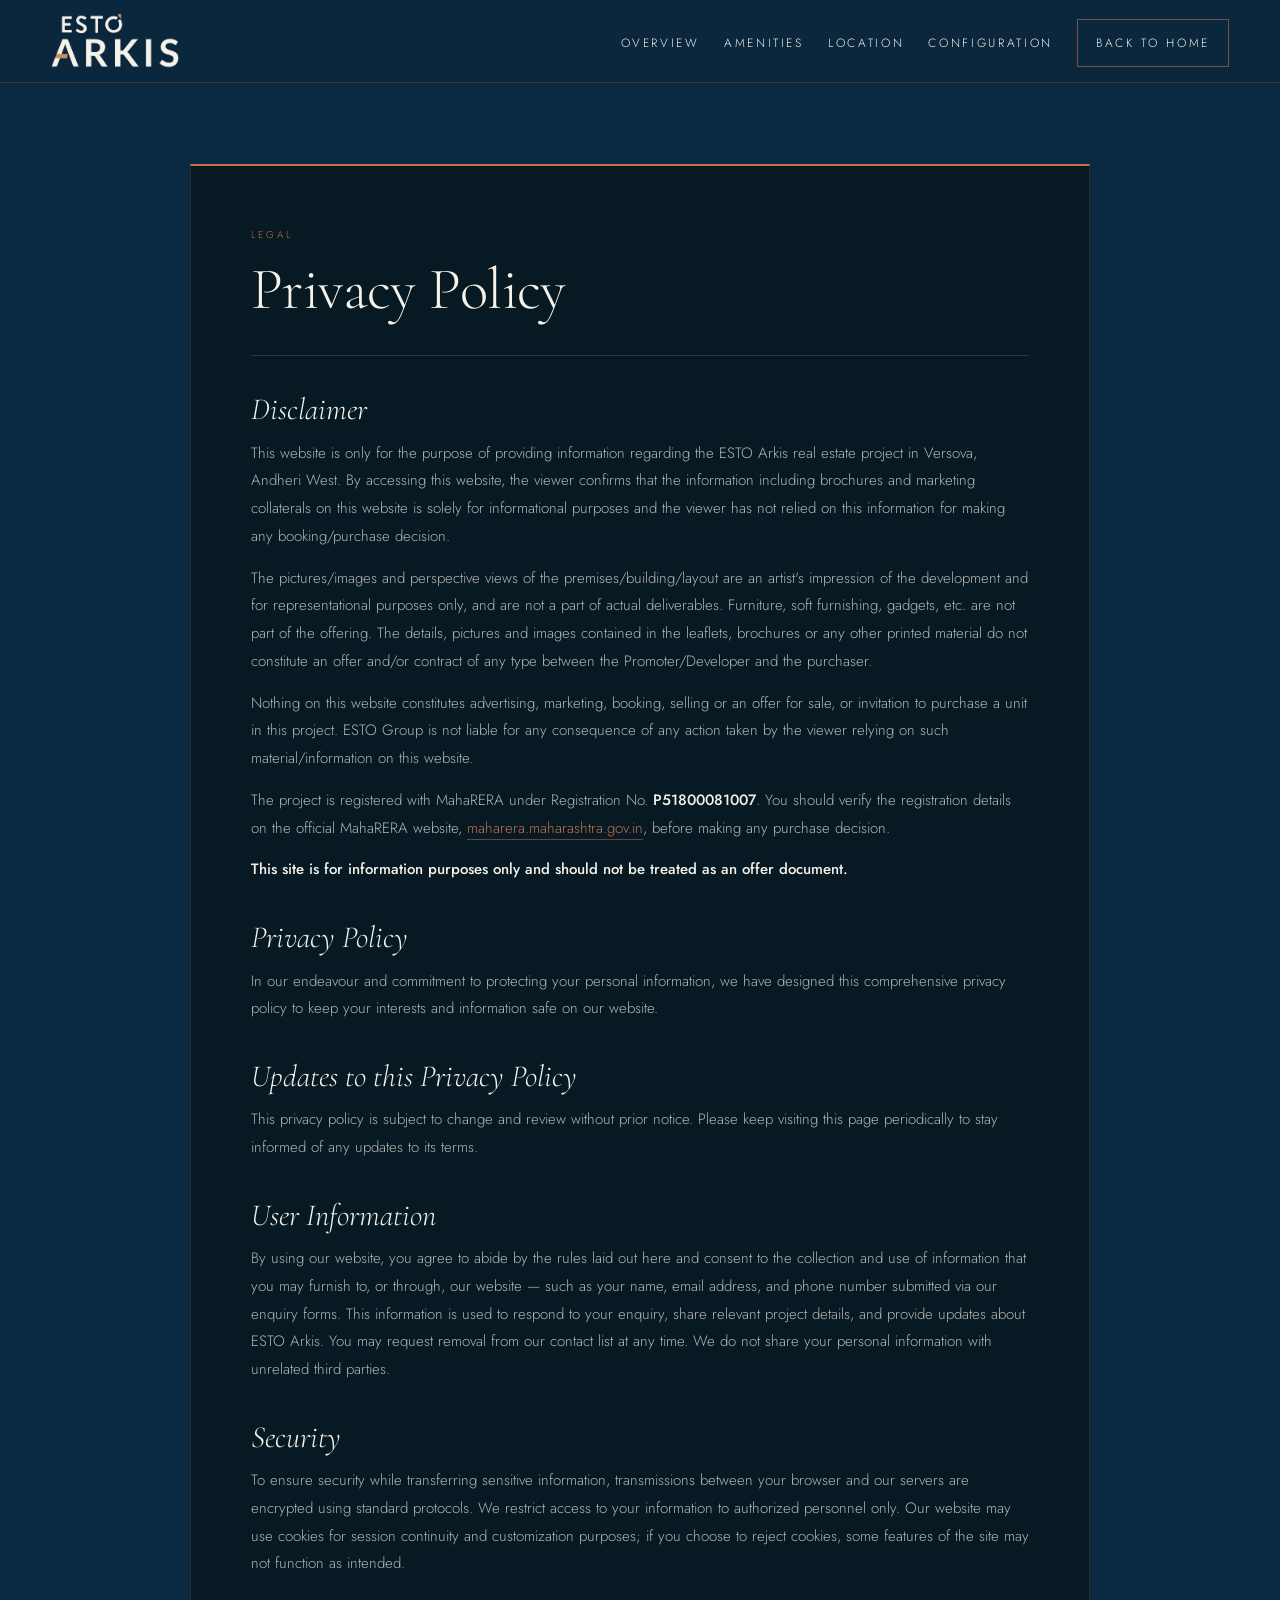
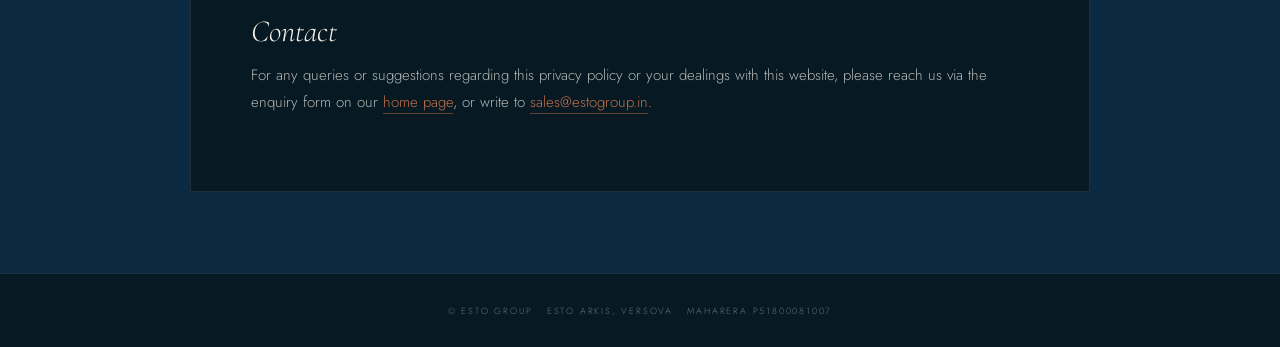
<file: privacy-policy.html>
<!DOCTYPE html>
<html lang="en">

<head>
  <meta charset="utf-8">
  <title>Privacy Policy | ESTO Arkis · Versova · 1 BHK Homes</title>
  <meta name="viewport" content="width=device-width, initial-scale=1, viewport-fit=cover">
  <meta name="description" content="Privacy policy and website disclaimer for ESTO Arkis, 1 BHK homes in Versova, Andheri West.">
  <link rel="icon" type="image/png" href="assets/images/arkis-logo.png">
  <link rel="stylesheet" href="assets/css/fonts.css">
  <style>
    *{box-sizing:border-box}
    body{margin:0;background:#071923;color:#F5F2EA;font-family:Jost,sans-serif;font-weight:300;-webkit-font-smoothing:antialiased}
    a{color:#C0704A;text-decoration:none}
    a:hover{color:#D98F63}
    .policy-nav{position:sticky;top:0;z-index:10;background:rgba(11,41,64,.95);backdrop-filter:blur(14px);border-bottom:1px solid rgba(192,112,74,.28)}
    .policy-nav-in{max-width:1500px;margin:0 auto;height:82px;padding:0 clamp(18px,4vw,56px);display:flex;align-items:center;justify-content:space-between;gap:24px}
    .policy-nav img{width:clamp(118px,10vw,150px);height:auto;display:block}
    .policy-nav ul{list-style:none;margin:0;padding:0;display:flex;align-items:center;gap:clamp(14px,1.9vw,34px)}
    .policy-nav .nav-link{white-space:nowrap;font-size:12px;letter-spacing:.22em;text-transform:uppercase;color:#F5F2EA;padding:6px 0;border-bottom:1px solid transparent;transition:border-color .5s,opacity .5s}
    .policy-nav .nav-link:hover{color:#F5F2EA;border-bottom-color:#C0704A}
    .policy-nav .nav-back{border:1px solid rgba(192,112,74,.6);padding:14px 18px}
    .policy-nav .nav-back:hover{background:#C0704A;border-color:#C0704A;color:#071923}
    .policy-wrap{background:#0B2940;padding:clamp(56px,9vh,110px) clamp(18px,4vw,56px)}
    .policy-card{max-width:900px;margin:0 auto;background:#071923;border:1px solid rgba(245,242,234,.1);border-top:2px solid #C0704A;padding:clamp(28px,5vw,60px)}
    .policy-card .lbl{margin:0;font-size:10px;letter-spacing:.3em;text-transform:uppercase;color:#C0704A}
    .policy-card h1{margin:16px 0 0;font-family:'Cormorant Garamond',serif;font-weight:300;font-size:clamp(36px,4.6vw,64px);line-height:1;letter-spacing:-.01em}
    .policy-card .rule{display:block;height:1px;background:rgba(245,242,234,.14);margin:clamp(24px,4vh,36px) 0}
    .policy-card h2{margin:clamp(28px,4vh,40px) 0 12px;font-family:'Cormorant Garamond',serif;font-weight:300;font-style:italic;font-size:clamp(24px,2.4vw,32px);line-height:1.15;color:#F5F2EA}
    .policy-card h2:first-of-type{margin-top:0}
    .policy-card p{margin:0 0 14px;font-size:15px;line-height:1.85;color:rgba(245,242,234,.72);text-wrap:pretty}
    .policy-card strong{font-weight:500;color:#F5F2EA}
    .policy-card a{border-bottom:1px solid rgba(192,112,74,.5)}
    .policy-foot{background:#071923;border-top:1px solid rgba(245,242,234,.1);padding:30px clamp(18px,4vw,56px);text-align:center;font-size:9px;letter-spacing:.2em;text-transform:uppercase;color:rgba(245,242,234,.4)}
    @media (max-width:1199px){.policy-nav li.hide-sm{display:none}}
  </style>

  <script defer>
    function getAllParams() {
      var vars = {};
      const url = new URL(window.location.href);
      for (let [key, value] of url.searchParams) {
        vars[key] = value;
      }
      return vars;
    }
    var queryParams = getAllParams();
  </script>

  <!-- Start Google Tag Manager -->
  <script>(function (w, d, s, l, i) {
      w[l] = w[l] || []; w[l].push({
        'gtm.start':
          new Date().getTime(), event: 'gtm.js'
      }); var f = d.getElementsByTagName(s)[0],
        j = d.createElement(s), dl = l != 'dataLayer' ? '&l=' + l : ''; j.async = true; j.src =
          'https://www.googletagmanager.com/gtm.js?id=' + i + dl; f.parentNode.insertBefore(j, f);
    })(window, document, 'script', 'dataLayer', 'GTM-TBJQHQ56');
  </script>
  <!-- End Google Tag Manager -->
</head>

<body>
  <!-- Google Tag Manager (noscript) -->
  <noscript><iframe src="https://www.googletagmanager.com/ns.html?id=GTM-TBJQHQ56" height="0" width="0"
      style="display:none;visibility:hidden"></iframe></noscript>
  <!-- End Google Tag Manager (noscript) -->

  <nav class="policy-nav">
    <div class="policy-nav-in">
      <a href="#top" onclick="scrollToSection('top'); return false;" class="nav-link" style="border:0;padding:0"><img
          src="assets/images/arkis-logo.png" alt="ESTO ARKIS Versova"></a>
      <ul id="nav-menu">
        <li class="nav-item hide-sm">
          <a href="#project" onclick="scrollToSection('project'); return false;" class="nav-link">Overview</a>
        </li>
        <li class="nav-item hide-sm">
          <a href="#club" onclick="scrollToSection('club'); return false;" class="nav-link">Amenities</a>
        </li>
        <li class="nav-item hide-sm">
          <a href="#location" onclick="scrollToSection('location'); return false;" class="nav-link">Location</a>
        </li>
        <li class="nav-item hide-sm">
          <a href="#config" onclick="scrollToSection('config'); return false;" class="nav-link">Configuration</a>
        </li>
        <li class="nav-item">
          <a href="#top" onclick="scrollToSection('top'); return false;" class="nav-link nav-back">Back to Home</a>
        </li>
      </ul>
    </div>
  </nav>

  <main class="policy-wrap">
    <div class="policy-card">
      <p class="lbl">Legal</p>
      <h1>Privacy Policy</h1>
      <span class="rule"></span>

      <h2>Disclaimer</h2>
      <p>This website is only for the purpose of providing information regarding the ESTO Arkis real estate project in
        Versova, Andheri West. By accessing this website, the viewer confirms that the information including brochures
        and marketing collaterals on this website is solely for informational purposes and the viewer has not relied on
        this information for making any booking/purchase decision.</p>
      <p>The pictures/images and perspective views of the premises/building/layout are an artist's impression of the
        development and for representational purposes only, and are not a part of actual deliverables. Furniture, soft
        furnishing, gadgets, etc. are not part of the offering. The details, pictures and images contained in the
        leaflets, brochures or any other printed material do not constitute an offer and/or contract of any type between
        the Promoter/Developer and the purchaser.</p>
      <p>Nothing on this website constitutes advertising, marketing, booking, selling or an offer for sale, or
        invitation to purchase a unit in this project. ESTO Group is not liable for any consequence of any action taken
        by the viewer relying on such material/information on this website.</p>
      <p>The project is registered with MahaRERA under Registration No. <strong>P51800081007</strong>. You should verify
        the registration details on the official MahaRERA website, <a href="https://maharera.maharashtra.gov.in/"
          target="_blank" rel="noopener">maharera.maharashtra.gov.in</a>, before making any purchase decision.</p>
      <p><strong>This site is for information purposes only and should not be treated as an offer document.</strong></p>

      <h2>Privacy Policy</h2>
      <p>In our endeavour and commitment to protecting your personal information, we have designed this comprehensive
        privacy policy to keep your interests and information safe on our website.</p>

      <h2>Updates to this Privacy Policy</h2>
      <p>This privacy policy is subject to change and review without prior notice. Please keep visiting this page
        periodically to stay informed of any updates to its terms.</p>

      <h2>User Information</h2>
      <p>By using our website, you agree to abide by the rules laid out here and consent to the collection and use of
        information that you may furnish to, or through, our website — such as your name, email address, and phone
        number submitted via our enquiry forms. This information is used to respond to your enquiry, share relevant
        project details, and provide updates about ESTO Arkis. You may request removal from our contact list at any
        time. We do not share your personal information with unrelated third parties.</p>

      <h2>Security</h2>
      <p>To ensure security while transferring sensitive information, transmissions between your browser and our servers
        are encrypted using standard protocols. We restrict access to your information to authorized personnel only. Our
        website may use cookies for session continuity and customization purposes; if you choose to reject cookies, some
        features of the site may not function as intended.</p>

      <h2>Contact</h2>
      <p>For any queries or suggestions regarding this privacy policy or your dealings with this website, please reach
        us via the enquiry form on our <a href="#enquire" onclick="scrollToSection('enquire'); return false;"
          class="nav-link">home page</a>, or write to <a href="mailto:sales@estogroup.in">sales@estogroup.in</a>.</p>
    </div>
  </main>

  <footer class="policy-foot">© ESTO Group · ESTO Arkis, Versova · MahaRERA P51800081007</footer>

  <script>
    function scrollToSection(sectionId) {
      sessionStorage.setItem('scrollToSection', sectionId);
      var targetUrl = 'index.html';
      if (window.location.href.includes('?')) {
        targetUrl += '?' + window.location.href.slice(window.location.href.indexOf('?') + 1);
      }
      window.location.href = targetUrl;
    }
  </script>
</body>

</html>
</file>
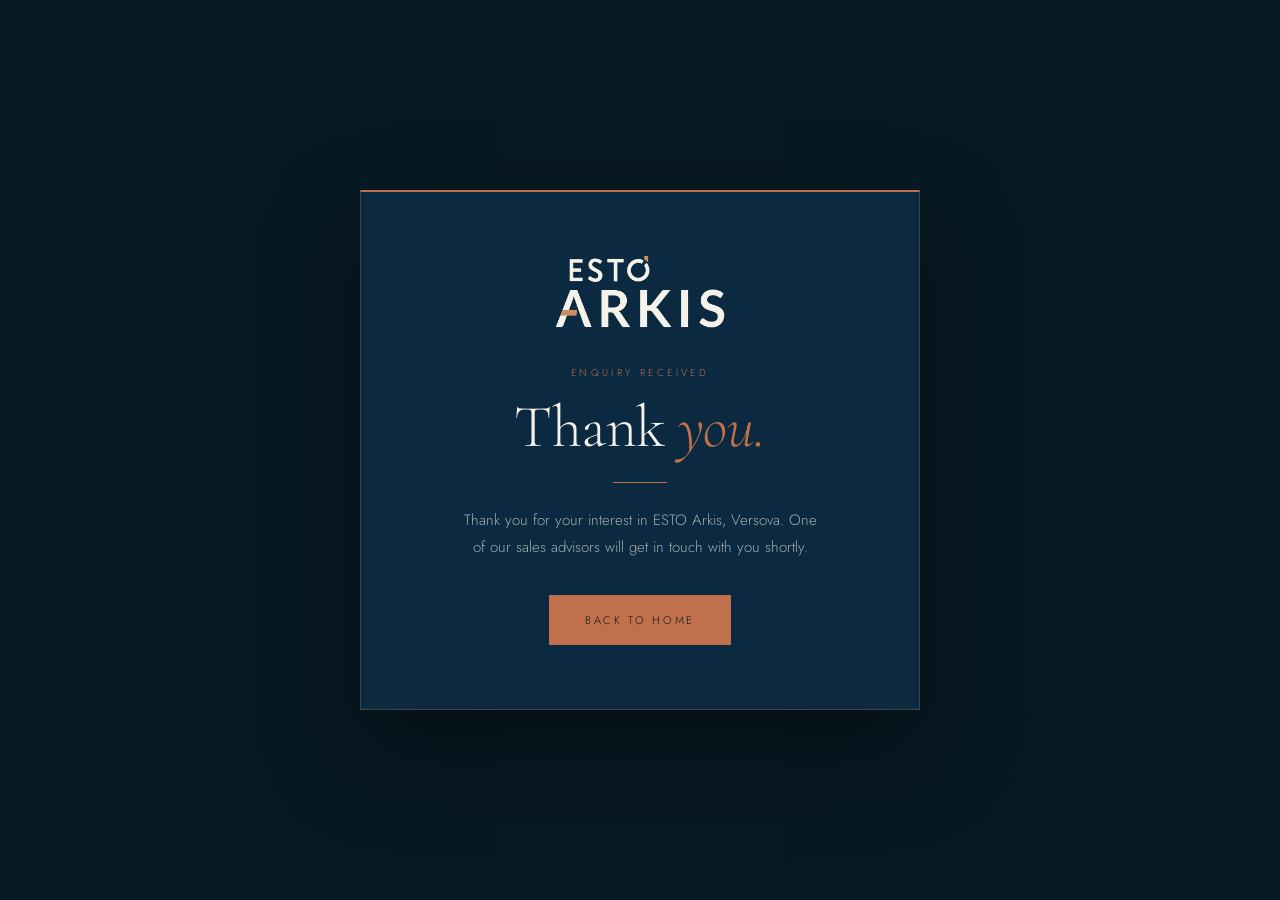
<file: thank-you.html>
<!DOCTYPE html>
<html lang="en">

<head>
  <meta charset="utf-8">
  <title>Thank You | ESTO Arkis · Versova · 1 BHK Homes</title>
  <meta name="viewport" content="width=device-width, initial-scale=1, viewport-fit=cover">
  <meta name="robots" content="noindex, nofollow">
  <link rel="icon" type="image/png" href="assets/images/arkis-logo.png">
  <link rel="stylesheet" href="assets/css/fonts.css">
  <style>
    *{box-sizing:border-box}
    body{margin:0;min-height:100vh;min-height:100svh;display:flex;align-items:center;justify-content:center;background:#071923;padding:24px;font-family:Jost,sans-serif;font-weight:300;color:#F5F2EA;-webkit-font-smoothing:antialiased}
    .ty-card{width:100%;max-width:560px;background:#0B2940;border:1px solid rgba(192,112,74,.35);border-top:2px solid #C0704A;padding:clamp(40px,7vw,64px) clamp(26px,6vw,56px);text-align:center;box-shadow:0 40px 90px rgba(0,0,0,.4)}
    .ty-logo{display:block;width:clamp(130px,30vw,170px);height:auto;margin:0 auto clamp(28px,4vh,40px)}
    .ty-lbl{margin:0;font-size:10px;letter-spacing:.34em;text-transform:uppercase;color:#C0704A}
    .ty-title{margin:16px 0 0;font-family:'Cormorant Garamond',serif;font-weight:300;font-size:clamp(40px,6vw,60px);line-height:1.04;letter-spacing:-.01em}
    .ty-title em{font-style:italic;color:#C0704A}
    .ty-rule{display:block;width:54px;height:1px;background:#C0704A;margin:24px auto}
    .ty-subtitle{margin:0 auto 34px;max-width:40ch;font-size:15px;line-height:1.8;color:rgba(245,242,234,.65);text-wrap:pretty}
    .ty-btn{display:inline-block;background:#C0704A;color:#071923;font-size:11px;letter-spacing:.24em;text-transform:uppercase;padding:17px 36px;text-decoration:none;transition:background .4s cubic-bezier(.16,1,.3,1)}
    .ty-btn:hover{background:#D2825A;color:#071923}
  </style>

  <script defer>
    function getAllParams() {
      var vars = {};
      const url = new URL(window.location.href);
      for (let [key, value] of url.searchParams) {
        vars[key] = value;
      }
      return vars;
    }
    var queryParams = getAllParams();
  </script>

  <!-- Start Google Tag Manager -->
  <script>(function (w, d, s, l, i) {
      w[l] = w[l] || []; w[l].push({
        'gtm.start':
          new Date().getTime(), event: 'gtm.js'
      }); var f = d.getElementsByTagName(s)[0],
        j = d.createElement(s), dl = l != 'dataLayer' ? '&l=' + l : ''; j.async = true; j.src =
          'https://www.googletagmanager.com/gtm.js?id=' + i + dl; f.parentNode.insertBefore(j, f);
    })(window, document, 'script', 'dataLayer', 'GTM-TBJQHQ56');
  </script>
  <!-- End Google Tag Manager -->
</head>

<body>
  <!-- Google Tag Manager (noscript) -->
  <noscript><iframe src="https://www.googletagmanager.com/ns.html?id=GTM-TBJQHQ56" height="0" width="0"
      style="display:none;visibility:hidden"></iframe></noscript>
  <!-- End Google Tag Manager (noscript) -->

  <div class="ty-card">
    <img src="assets/images/arkis-logo.png" class="ty-logo" alt="ESTO ARKIS Versova">
    <p class="ty-lbl">Enquiry received</p>
    <h1 class="ty-title">Thank <em>you.</em></h1>
    <span class="ty-rule"></span>
    <p class="ty-subtitle">Thank you for your interest in ESTO Arkis, Versova. One of our sales advisors will get in
      touch with you shortly.</p>
    <a href="index.html" class="ty-btn">Back to Home</a>
  </div>

  <script src="assets/js/jquery.min.js"></script>
  <script>
    $('a').one('click', function (e) {
      if (e.currentTarget.className != "nav-link") {
        e.preventDefault();
        if (window.location.href.indexOf('?') != -1) {
          this.href = this.href + "?" + window.location.href.slice(window.location.href.indexOf('?') + 1);
        }
        this.click();
      }
    });
  </script>
</body>

</html>
</file>
<file: assets/css/fonts.css>
/* cyrillic-ext */
@font-face {
  font-family: 'Cormorant Garamond';
  font-style: italic;
  font-weight: 300;
  font-display: swap;
  src: url("../fonts/a0dc1f03.woff2") format('woff2');
  unicode-range: U+0460-052F, U+1C80-1C8A, U+20B4, U+2DE0-2DFF, U+A640-A69F, U+FE2E-FE2F;
}
/* cyrillic */
@font-face {
  font-family: 'Cormorant Garamond';
  font-style: italic;
  font-weight: 300;
  font-display: swap;
  src: url("../fonts/2d1d0924.woff2") format('woff2');
  unicode-range: U+0301, U+0400-045F, U+0490-0491, U+04B0-04B1, U+2116;
}
/* vietnamese */
@font-face {
  font-family: 'Cormorant Garamond';
  font-style: italic;
  font-weight: 300;
  font-display: swap;
  src: url("../fonts/7f4127fa.woff2") format('woff2');
  unicode-range: U+0102-0103, U+0110-0111, U+0128-0129, U+0168-0169, U+01A0-01A1, U+01AF-01B0, U+0300-0301, U+0303-0304, U+0308-0309, U+0323, U+0329, U+1EA0-1EF9, U+20AB;
}
/* latin-ext */
@font-face {
  font-family: 'Cormorant Garamond';
  font-style: italic;
  font-weight: 300;
  font-display: swap;
  src: url("../fonts/e1e4e2ec.woff2") format('woff2');
  unicode-range: U+0100-02BA, U+02BD-02C5, U+02C7-02CC, U+02CE-02D7, U+02DD-02FF, U+0304, U+0308, U+0329, U+1D00-1DBF, U+1E00-1E9F, U+1EF2-1EFF, U+2020, U+20A0-20AB, U+20AD-20C0, U+2113, U+2C60-2C7F, U+A720-A7FF;
}
/* latin */
@font-face {
  font-family: 'Cormorant Garamond';
  font-style: italic;
  font-weight: 300;
  font-display: swap;
  src: url("../fonts/75fd6876.woff2") format('woff2');
  unicode-range: U+0000-00FF, U+0131, U+0152-0153, U+02BB-02BC, U+02C6, U+02DA, U+02DC, U+0304, U+0308, U+0329, U+2000-206F, U+20AC, U+2122, U+2191, U+2193, U+2212, U+2215, U+FEFF, U+FFFD;
}
/* cyrillic-ext */
@font-face {
  font-family: 'Cormorant Garamond';
  font-style: italic;
  font-weight: 400;
  font-display: swap;
  src: url("../fonts/a0dc1f03.woff2") format('woff2');
  unicode-range: U+0460-052F, U+1C80-1C8A, U+20B4, U+2DE0-2DFF, U+A640-A69F, U+FE2E-FE2F;
}
/* cyrillic */
@font-face {
  font-family: 'Cormorant Garamond';
  font-style: italic;
  font-weight: 400;
  font-display: swap;
  src: url("../fonts/2d1d0924.woff2") format('woff2');
  unicode-range: U+0301, U+0400-045F, U+0490-0491, U+04B0-04B1, U+2116;
}
/* vietnamese */
@font-face {
  font-family: 'Cormorant Garamond';
  font-style: italic;
  font-weight: 400;
  font-display: swap;
  src: url("../fonts/7f4127fa.woff2") format('woff2');
  unicode-range: U+0102-0103, U+0110-0111, U+0128-0129, U+0168-0169, U+01A0-01A1, U+01AF-01B0, U+0300-0301, U+0303-0304, U+0308-0309, U+0323, U+0329, U+1EA0-1EF9, U+20AB;
}
/* latin-ext */
@font-face {
  font-family: 'Cormorant Garamond';
  font-style: italic;
  font-weight: 400;
  font-display: swap;
  src: url("../fonts/e1e4e2ec.woff2") format('woff2');
  unicode-range: U+0100-02BA, U+02BD-02C5, U+02C7-02CC, U+02CE-02D7, U+02DD-02FF, U+0304, U+0308, U+0329, U+1D00-1DBF, U+1E00-1E9F, U+1EF2-1EFF, U+2020, U+20A0-20AB, U+20AD-20C0, U+2113, U+2C60-2C7F, U+A720-A7FF;
}
/* latin */
@font-face {
  font-family: 'Cormorant Garamond';
  font-style: italic;
  font-weight: 400;
  font-display: swap;
  src: url("../fonts/75fd6876.woff2") format('woff2');
  unicode-range: U+0000-00FF, U+0131, U+0152-0153, U+02BB-02BC, U+02C6, U+02DA, U+02DC, U+0304, U+0308, U+0329, U+2000-206F, U+20AC, U+2122, U+2191, U+2193, U+2212, U+2215, U+FEFF, U+FFFD;
}
/* cyrillic-ext */
@font-face {
  font-family: 'Cormorant Garamond';
  font-style: normal;
  font-weight: 300;
  font-display: swap;
  src: url("../fonts/a19e208e.woff2") format('woff2');
  unicode-range: U+0460-052F, U+1C80-1C8A, U+20B4, U+2DE0-2DFF, U+A640-A69F, U+FE2E-FE2F;
}
/* cyrillic */
@font-face {
  font-family: 'Cormorant Garamond';
  font-style: normal;
  font-weight: 300;
  font-display: swap;
  src: url("../fonts/8f411c3a.woff2") format('woff2');
  unicode-range: U+0301, U+0400-045F, U+0490-0491, U+04B0-04B1, U+2116;
}
/* vietnamese */
@font-face {
  font-family: 'Cormorant Garamond';
  font-style: normal;
  font-weight: 300;
  font-display: swap;
  src: url("../fonts/90c2dc1f.woff2") format('woff2');
  unicode-range: U+0102-0103, U+0110-0111, U+0128-0129, U+0168-0169, U+01A0-01A1, U+01AF-01B0, U+0300-0301, U+0303-0304, U+0308-0309, U+0323, U+0329, U+1EA0-1EF9, U+20AB;
}
/* latin-ext */
@font-face {
  font-family: 'Cormorant Garamond';
  font-style: normal;
  font-weight: 300;
  font-display: swap;
  src: url("../fonts/823aef33.woff2") format('woff2');
  unicode-range: U+0100-02BA, U+02BD-02C5, U+02C7-02CC, U+02CE-02D7, U+02DD-02FF, U+0304, U+0308, U+0329, U+1D00-1DBF, U+1E00-1E9F, U+1EF2-1EFF, U+2020, U+20A0-20AB, U+20AD-20C0, U+2113, U+2C60-2C7F, U+A720-A7FF;
}
/* latin */
@font-face {
  font-family: 'Cormorant Garamond';
  font-style: normal;
  font-weight: 300;
  font-display: swap;
  src: url("../fonts/ca20ed74.woff2") format('woff2');
  unicode-range: U+0000-00FF, U+0131, U+0152-0153, U+02BB-02BC, U+02C6, U+02DA, U+02DC, U+0304, U+0308, U+0329, U+2000-206F, U+20AC, U+2122, U+2191, U+2193, U+2212, U+2215, U+FEFF, U+FFFD;
}
/* cyrillic-ext */
@font-face {
  font-family: 'Cormorant Garamond';
  font-style: normal;
  font-weight: 400;
  font-display: swap;
  src: url("../fonts/a19e208e.woff2") format('woff2');
  unicode-range: U+0460-052F, U+1C80-1C8A, U+20B4, U+2DE0-2DFF, U+A640-A69F, U+FE2E-FE2F;
}
/* cyrillic */
@font-face {
  font-family: 'Cormorant Garamond';
  font-style: normal;
  font-weight: 400;
  font-display: swap;
  src: url("../fonts/8f411c3a.woff2") format('woff2');
  unicode-range: U+0301, U+0400-045F, U+0490-0491, U+04B0-04B1, U+2116;
}
/* vietnamese */
@font-face {
  font-family: 'Cormorant Garamond';
  font-style: normal;
  font-weight: 400;
  font-display: swap;
  src: url("../fonts/90c2dc1f.woff2") format('woff2');
  unicode-range: U+0102-0103, U+0110-0111, U+0128-0129, U+0168-0169, U+01A0-01A1, U+01AF-01B0, U+0300-0301, U+0303-0304, U+0308-0309, U+0323, U+0329, U+1EA0-1EF9, U+20AB;
}
/* latin-ext */
@font-face {
  font-family: 'Cormorant Garamond';
  font-style: normal;
  font-weight: 400;
  font-display: swap;
  src: url("../fonts/823aef33.woff2") format('woff2');
  unicode-range: U+0100-02BA, U+02BD-02C5, U+02C7-02CC, U+02CE-02D7, U+02DD-02FF, U+0304, U+0308, U+0329, U+1D00-1DBF, U+1E00-1E9F, U+1EF2-1EFF, U+2020, U+20A0-20AB, U+20AD-20C0, U+2113, U+2C60-2C7F, U+A720-A7FF;
}
/* latin */
@font-face {
  font-family: 'Cormorant Garamond';
  font-style: normal;
  font-weight: 400;
  font-display: swap;
  src: url("../fonts/ca20ed74.woff2") format('woff2');
  unicode-range: U+0000-00FF, U+0131, U+0152-0153, U+02BB-02BC, U+02C6, U+02DA, U+02DC, U+0304, U+0308, U+0329, U+2000-206F, U+20AC, U+2122, U+2191, U+2193, U+2212, U+2215, U+FEFF, U+FFFD;
}
/* cyrillic-ext */
@font-face {
  font-family: 'Cormorant Garamond';
  font-style: normal;
  font-weight: 500;
  font-display: swap;
  src: url("../fonts/a19e208e.woff2") format('woff2');
  unicode-range: U+0460-052F, U+1C80-1C8A, U+20B4, U+2DE0-2DFF, U+A640-A69F, U+FE2E-FE2F;
}
/* cyrillic */
@font-face {
  font-family: 'Cormorant Garamond';
  font-style: normal;
  font-weight: 500;
  font-display: swap;
  src: url("../fonts/8f411c3a.woff2") format('woff2');
  unicode-range: U+0301, U+0400-045F, U+0490-0491, U+04B0-04B1, U+2116;
}
/* vietnamese */
@font-face {
  font-family: 'Cormorant Garamond';
  font-style: normal;
  font-weight: 500;
  font-display: swap;
  src: url("../fonts/90c2dc1f.woff2") format('woff2');
  unicode-range: U+0102-0103, U+0110-0111, U+0128-0129, U+0168-0169, U+01A0-01A1, U+01AF-01B0, U+0300-0301, U+0303-0304, U+0308-0309, U+0323, U+0329, U+1EA0-1EF9, U+20AB;
}
/* latin-ext */
@font-face {
  font-family: 'Cormorant Garamond';
  font-style: normal;
  font-weight: 500;
  font-display: swap;
  src: url("../fonts/823aef33.woff2") format('woff2');
  unicode-range: U+0100-02BA, U+02BD-02C5, U+02C7-02CC, U+02CE-02D7, U+02DD-02FF, U+0304, U+0308, U+0329, U+1D00-1DBF, U+1E00-1E9F, U+1EF2-1EFF, U+2020, U+20A0-20AB, U+20AD-20C0, U+2113, U+2C60-2C7F, U+A720-A7FF;
}
/* latin */
@font-face {
  font-family: 'Cormorant Garamond';
  font-style: normal;
  font-weight: 500;
  font-display: swap;
  src: url("../fonts/ca20ed74.woff2") format('woff2');
  unicode-range: U+0000-00FF, U+0131, U+0152-0153, U+02BB-02BC, U+02C6, U+02DA, U+02DC, U+0304, U+0308, U+0329, U+2000-206F, U+20AC, U+2122, U+2191, U+2193, U+2212, U+2215, U+FEFF, U+FFFD;
}
/* cyrillic-ext */
@font-face {
  font-family: 'Cormorant Garamond';
  font-style: normal;
  font-weight: 600;
  font-display: swap;
  src: url("../fonts/a19e208e.woff2") format('woff2');
  unicode-range: U+0460-052F, U+1C80-1C8A, U+20B4, U+2DE0-2DFF, U+A640-A69F, U+FE2E-FE2F;
}
/* cyrillic */
@font-face {
  font-family: 'Cormorant Garamond';
  font-style: normal;
  font-weight: 600;
  font-display: swap;
  src: url("../fonts/8f411c3a.woff2") format('woff2');
  unicode-range: U+0301, U+0400-045F, U+0490-0491, U+04B0-04B1, U+2116;
}
/* vietnamese */
@font-face {
  font-family: 'Cormorant Garamond';
  font-style: normal;
  font-weight: 600;
  font-display: swap;
  src: url("../fonts/90c2dc1f.woff2") format('woff2');
  unicode-range: U+0102-0103, U+0110-0111, U+0128-0129, U+0168-0169, U+01A0-01A1, U+01AF-01B0, U+0300-0301, U+0303-0304, U+0308-0309, U+0323, U+0329, U+1EA0-1EF9, U+20AB;
}
/* latin-ext */
@font-face {
  font-family: 'Cormorant Garamond';
  font-style: normal;
  font-weight: 600;
  font-display: swap;
  src: url("../fonts/823aef33.woff2") format('woff2');
  unicode-range: U+0100-02BA, U+02BD-02C5, U+02C7-02CC, U+02CE-02D7, U+02DD-02FF, U+0304, U+0308, U+0329, U+1D00-1DBF, U+1E00-1E9F, U+1EF2-1EFF, U+2020, U+20A0-20AB, U+20AD-20C0, U+2113, U+2C60-2C7F, U+A720-A7FF;
}
/* latin */
@font-face {
  font-family: 'Cormorant Garamond';
  font-style: normal;
  font-weight: 600;
  font-display: swap;
  src: url("../fonts/ca20ed74.woff2") format('woff2');
  unicode-range: U+0000-00FF, U+0131, U+0152-0153, U+02BB-02BC, U+02C6, U+02DA, U+02DC, U+0304, U+0308, U+0329, U+2000-206F, U+20AC, U+2122, U+2191, U+2193, U+2212, U+2215, U+FEFF, U+FFFD;
}
/* cyrillic */
@font-face {
  font-family: 'Jost';
  font-style: normal;
  font-weight: 200;
  font-display: swap;
  src: url("../fonts/904eec22.woff2") format('woff2');
  unicode-range: U+0301, U+0400-045F, U+0490-0491, U+04B0-04B1, U+2116;
}
/* latin-ext */
@font-face {
  font-family: 'Jost';
  font-style: normal;
  font-weight: 200;
  font-display: swap;
  src: url("../fonts/d334d70e.woff2") format('woff2');
  unicode-range: U+0100-02BA, U+02BD-02C5, U+02C7-02CC, U+02CE-02D7, U+02DD-02FF, U+0304, U+0308, U+0329, U+1D00-1DBF, U+1E00-1E9F, U+1EF2-1EFF, U+2020, U+20A0-20AB, U+20AD-20C0, U+2113, U+2C60-2C7F, U+A720-A7FF;
}
/* latin */
@font-face {
  font-family: 'Jost';
  font-style: normal;
  font-weight: 200;
  font-display: swap;
  src: url("../fonts/4a5a7277.woff2") format('woff2');
  unicode-range: U+0000-00FF, U+0131, U+0152-0153, U+02BB-02BC, U+02C6, U+02DA, U+02DC, U+0304, U+0308, U+0329, U+2000-206F, U+20AC, U+2122, U+2191, U+2193, U+2212, U+2215, U+FEFF, U+FFFD;
}
/* cyrillic */
@font-face {
  font-family: 'Jost';
  font-style: normal;
  font-weight: 300;
  font-display: swap;
  src: url("../fonts/904eec22.woff2") format('woff2');
  unicode-range: U+0301, U+0400-045F, U+0490-0491, U+04B0-04B1, U+2116;
}
/* latin-ext */
@font-face {
  font-family: 'Jost';
  font-style: normal;
  font-weight: 300;
  font-display: swap;
  src: url("../fonts/d334d70e.woff2") format('woff2');
  unicode-range: U+0100-02BA, U+02BD-02C5, U+02C7-02CC, U+02CE-02D7, U+02DD-02FF, U+0304, U+0308, U+0329, U+1D00-1DBF, U+1E00-1E9F, U+1EF2-1EFF, U+2020, U+20A0-20AB, U+20AD-20C0, U+2113, U+2C60-2C7F, U+A720-A7FF;
}
/* latin */
@font-face {
  font-family: 'Jost';
  font-style: normal;
  font-weight: 300;
  font-display: swap;
  src: url("../fonts/4a5a7277.woff2") format('woff2');
  unicode-range: U+0000-00FF, U+0131, U+0152-0153, U+02BB-02BC, U+02C6, U+02DA, U+02DC, U+0304, U+0308, U+0329, U+2000-206F, U+20AC, U+2122, U+2191, U+2193, U+2212, U+2215, U+FEFF, U+FFFD;
}
/* cyrillic */
@font-face {
  font-family: 'Jost';
  font-style: normal;
  font-weight: 400;
  font-display: swap;
  src: url("../fonts/904eec22.woff2") format('woff2');
  unicode-range: U+0301, U+0400-045F, U+0490-0491, U+04B0-04B1, U+2116;
}
/* latin-ext */
@font-face {
  font-family: 'Jost';
  font-style: normal;
  font-weight: 400;
  font-display: swap;
  src: url("../fonts/d334d70e.woff2") format('woff2');
  unicode-range: U+0100-02BA, U+02BD-02C5, U+02C7-02CC, U+02CE-02D7, U+02DD-02FF, U+0304, U+0308, U+0329, U+1D00-1DBF, U+1E00-1E9F, U+1EF2-1EFF, U+2020, U+20A0-20AB, U+20AD-20C0, U+2113, U+2C60-2C7F, U+A720-A7FF;
}
/* latin */
@font-face {
  font-family: 'Jost';
  font-style: normal;
  font-weight: 400;
  font-display: swap;
  src: url("../fonts/4a5a7277.woff2") format('woff2');
  unicode-range: U+0000-00FF, U+0131, U+0152-0153, U+02BB-02BC, U+02C6, U+02DA, U+02DC, U+0304, U+0308, U+0329, U+2000-206F, U+20AC, U+2122, U+2191, U+2193, U+2212, U+2215, U+FEFF, U+FFFD;
}
/* cyrillic */
@font-face {
  font-family: 'Jost';
  font-style: normal;
  font-weight: 500;
  font-display: swap;
  src: url("../fonts/904eec22.woff2") format('woff2');
  unicode-range: U+0301, U+0400-045F, U+0490-0491, U+04B0-04B1, U+2116;
}
/* latin-ext */
@font-face {
  font-family: 'Jost';
  font-style: normal;
  font-weight: 500;
  font-display: swap;
  src: url("../fonts/d334d70e.woff2") format('woff2');
  unicode-range: U+0100-02BA, U+02BD-02C5, U+02C7-02CC, U+02CE-02D7, U+02DD-02FF, U+0304, U+0308, U+0329, U+1D00-1DBF, U+1E00-1E9F, U+1EF2-1EFF, U+2020, U+20A0-20AB, U+20AD-20C0, U+2113, U+2C60-2C7F, U+A720-A7FF;
}
/* latin */
@font-face {
  font-family: 'Jost';
  font-style: normal;
  font-weight: 500;
  font-display: swap;
  src: url("../fonts/4a5a7277.woff2") format('woff2');
  unicode-range: U+0000-00FF, U+0131, U+0152-0153, U+02BB-02BC, U+02C6, U+02DA, U+02DC, U+0304, U+0308, U+0329, U+2000-206F, U+20AC, U+2122, U+2191, U+2193, U+2212, U+2215, U+FEFF, U+FFFD;
}
</file>
<file: assets/css/style.css>
/* Base styles */
html { scroll-behavior: auto; }
  body { margin: 0; background: #071923; -webkit-font-smoothing: antialiased; font-variant-numeric: lining-nums proportional-nums; font-feature-settings: "lnum" 1, "onum" 0; }
  * { box-sizing: border-box; }
  a { color: #C0704A; text-decoration: none; }
  a:hover { color: #D98F63; }
  input, textarea, select, button { font-family: inherit; }
  ::selection { background: #C0704A; color: #071923; }
  [data-arkis-root] ::-webkit-scrollbar { height: 3px; width: 3px; }
  [data-arkis-root] ::-webkit-scrollbar-thumb { background: rgba(192,112,74,.5); }
  @keyframes arkScroll { 0% { transform: translateY(-100%); } 100% { transform: translateY(100%); } }
  @keyframes arkPulse { 0%,100% { transform: scale(1); opacity: .55; } 50% { transform: scale(2.1); opacity: 0; } }
  @keyframes arkMarquee { from { transform: translate3d(-50%,0,0); } to { transform: translate3d(0,0,0); } }
  @keyframes arkShine { 0% { transform: translateX(0); opacity: 0; } 8% { opacity: 1; } 48% { opacity: 1; } 60%, 100% { transform: translateX(340%); opacity: 0; } }
  @keyframes arkDrift { 0% { transform: translate3d(0,0,0); } 100% { transform: translate3d(-3%,-3%,0); } }

/* Pseudo-element and hover styles from the design export */
.ark-before-1::before{content:'';position:absolute;top:0;left:-55%;width:42%;height:100%;pointer-events:none;background:linear-gradient(100deg,rgba(245,242,234,0) 0%,rgba(192,112,74,.3) 45%,rgba(245,242,234,.16) 62%,rgba(245,242,234,0) 100%);animation:arkShine 4.2s cubic-bezier(.4,0,.2,1) infinite;animation-delay:0s}
.ark-before-2::before{content:'';position:absolute;top:0;left:-55%;width:42%;height:100%;pointer-events:none;background:linear-gradient(100deg,rgba(245,242,234,0) 0%,rgba(192,112,74,.3) 45%,rgba(245,242,234,.16) 62%,rgba(245,242,234,0) 100%);animation:arkShine 4.2s cubic-bezier(.4,0,.2,1) infinite;animation-delay:2.1s}
.ark-hover-1:hover{background:#D2825A !important}
.ark-hover-2:hover{background:#C0704A !important;color:#071923 !important}

/* Lead forms (modal = drawer, side = pop-up, banner = after the hero, footer = enquire section) */
.lead-form{display:flex;flex-direction:column;gap:22px}
.lead-form .form-group{position:relative;min-width:0}
.lead-label{display:block;margin-bottom:8px;font-size:11px;letter-spacing:.26em;text-transform:uppercase;color:rgba(245,242,234,.7)}
.lead-form .form-control{width:100%;box-sizing:border-box;background:transparent;border:0;border-bottom:1px solid rgba(245,242,234,.25);border-radius:0;color:#F5F2EA;font-family:Jost,sans-serif;font-weight:300;font-size:18px;padding:12px 0;outline:none;min-height:48px}
.lead-form .form-control:focus{border-bottom-color:#C0704A}
.lead-form .form-control::placeholder{color:rgba(245,242,234,.38)}
.lead-form .form-control:disabled,.lead-form .form-control:disabled::placeholder{color:rgba(245,242,234,.7)}
.lead-form .form-control.error{border-bottom-color:#E0A07A}
.lead-form textarea.form-control{min-height:64px;resize:none;line-height:1.5}
.lead-phone{display:flex;gap:12px}
.lead-phone .form-control:first-child{flex:0 0 46px}
.error-modal{display:none;margin-top:7px;font-size:12px;line-height:1.5;color:#E0A07A}
.lead-terms{display:flex;align-items:flex-start;gap:10px}
.lead-terms input[type=checkbox]{flex:0 0 auto;width:15px;height:15px;margin:2px 0 0;accent-color:#C0704A;cursor:pointer}
.terms-and-condition-block{position:relative;width:100%}
.condition-label{font-size:13px;color:rgba(245,242,234,.65);cursor:pointer}
.check-box{position:absolute;left:0;right:0;top:calc(100% + 8px);z-index:3;padding:10px 12px;background:#071923;border:1px solid rgba(192,112,74,.45);font-size:12px;line-height:1.6;color:rgba(245,242,234,.78)}
.condition-label:hover ~ .check-box{display:block !important}
.lead-buttons{display:flex;flex-direction:column}
.lead-submit{width:100%;min-height:56px;border:0;background:#C0704A;color:#071923;font-family:Jost,sans-serif;font-size:12px;letter-spacing:.24em;text-transform:uppercase;padding:18px;cursor:pointer;transition:background .4s cubic-bezier(.16,1,.3,1)}
.lead-submit:not(:disabled):hover{background:#D2825A}
.d-none{display:none}
button:disabled {
    opacity: .5;
    cursor: not-allowed;
}

.banner-fields{display:grid;grid-template-columns:repeat(3,minmax(0,1fr));gap:22px clamp(20px,3vw,40px)}
.banner-actions{display:flex;flex-wrap:wrap;align-items:center;justify-content:space-between;gap:18px 30px}
.banner-actions .lead-terms{flex:1 1 280px;max-width:420px}
.banner-actions .lead-buttons{flex:0 1 300px}
@media (max-width:760px){
.banner-fields{grid-template-columns:1fr}
.banner-actions .lead-buttons{flex:1 1 100%}
}
/* the banner form after the hero is for mobile/tablet only (the page switches to its mobile layout below 1200px) */
@media (min-width:1200px){[data-banner-form]{display:none !important}}
</file>
